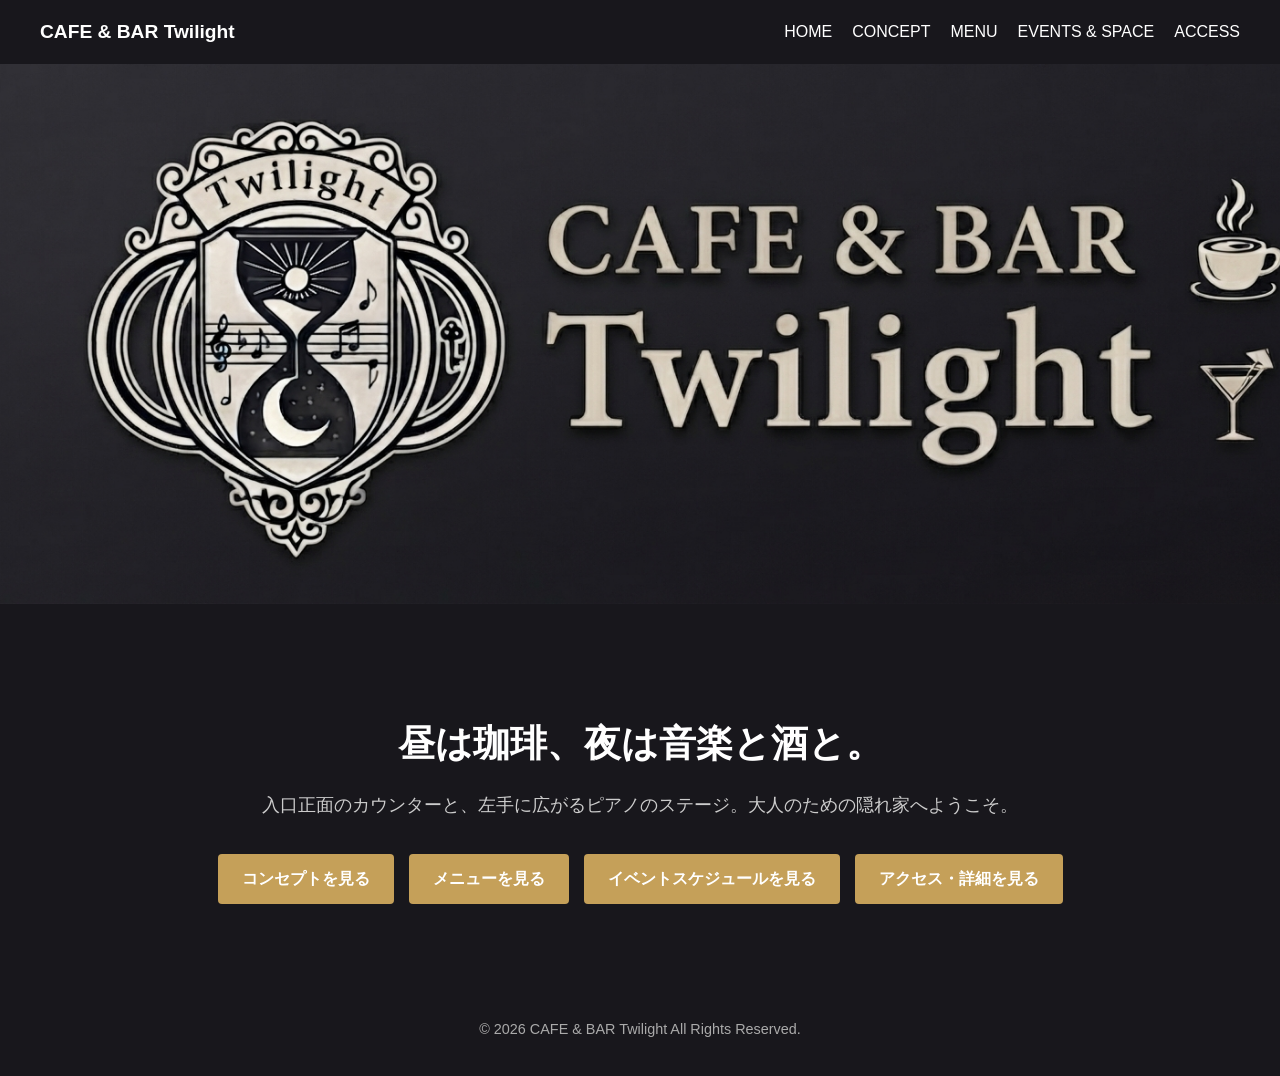
<file: index.html>
<!DOCTYPE html>
<html lang="ja">
<head>
    <meta charset="UTF-8">
    <meta name="viewport" content="width=device-width, initial-scale=1.0">
    <title>CAFE & BAR Twilight - HOME</title>
    <link rel="stylesheet" href="style.css">
</head>
<body class="home-body">

    <!-- ヘッダー（全ページ共通） -->
    <header>
        <div class="logo">
            <a href="index.html">CAFE & BAR Twilight</a>
        </div>
        <input type="checkbox" id="menu-toggle-checkbox" class="menu-checkbox" aria-controls="main-navigation" aria-expanded="false">
        <button type="button" class="menu-toggle" aria-controls="main-navigation" aria-label="メニューを開く" aria-expanded="false">
            <span></span>
            <span></span>
            <span></span>
        </button>
        <nav id="main-navigation" aria-label="Main navigation">
            <ul>
                <li><a href="index.html">HOME</a></li>
                <li><a href="concept.html">CONCEPT</a></li>
                <li><a href="menu-day.html">MENU</a></li>
                <li><a href="event.html">EVENTS & SPACE</a></li>
                <li><a href="access.html">ACCESS</a></li>
            </ul>
        </nav>
    </header>

    <!-- ① ヘッダー直下に表示する画像エリア（文字を置かない） -->
    <section class="hero-image-area">
        <picture>
            <source media="(max-width:768px)" srcset="image/smartHeader.png">
            <source media="(min-width:769px)" srcset="image/Header.png">
            <img src="image/Header.png" alt="CAFE & BAR Twilight" class="hero-image" loading="eager" decoding="sync">
        </picture>
    </section>

    <!-- ② スクロールすると現れる、文章やボタンのエリア -->
    <section class="hero-content-area">
        <h1>昼は珈琲、夜は音楽と酒と。</h1>
        <p>入口正面のカウンターと、左手に広がるピアノのステージ。大人のための隠れ家へようこそ。</p>
        
        <div class="home-links">
            <a href="concept.html" class="btn">コンセプトを見る</a>
            <a href="menu-day.html" class="btn">メニューを見る</a>
            <a href="event.html" class="btn">イベントスケジュールを見る</a>
            <a href="access.html" class="btn">アクセス・詳細を見る</a>
        </div>
    </section>

    <footer>
        <p>&copy; 2026 CAFE & BAR Twilight All Rights Reserved.</p>
    </footer>

    <script>
        (function(){
            const menuCheckbox = document.getElementById('menu-toggle-checkbox');
            const menuToggleLabel = document.querySelector('.menu-toggle');
            const mainNav = document.getElementById('main-navigation');
            if (!menuCheckbox) return;
            function updateMenuAria(){
                const opened = menuCheckbox.checked;
                menuToggleLabel.setAttribute('aria-expanded', opened ? 'true' : 'false');
                menuCheckbox.setAttribute('aria-expanded', opened ? 'true' : 'false');
            }
            menuCheckbox.addEventListener('change', updateMenuAria);
            menuToggleLabel.addEventListener('click', () => {
                menuCheckbox.checked = !menuCheckbox.checked;
                menuCheckbox.dispatchEvent(new Event('change'));
            });
            document.addEventListener('keydown', (e) => { if (e.key === 'Escape') { menuCheckbox.checked = false; updateMenuAria(); }});
            document.addEventListener('click', (e) => { if (menuCheckbox.checked && !mainNav.contains(e.target) && !menuToggleLabel.contains(e.target)) { menuCheckbox.checked = false; updateMenuAria(); }});
        })();
    </script>

</body>
</html>
</file>
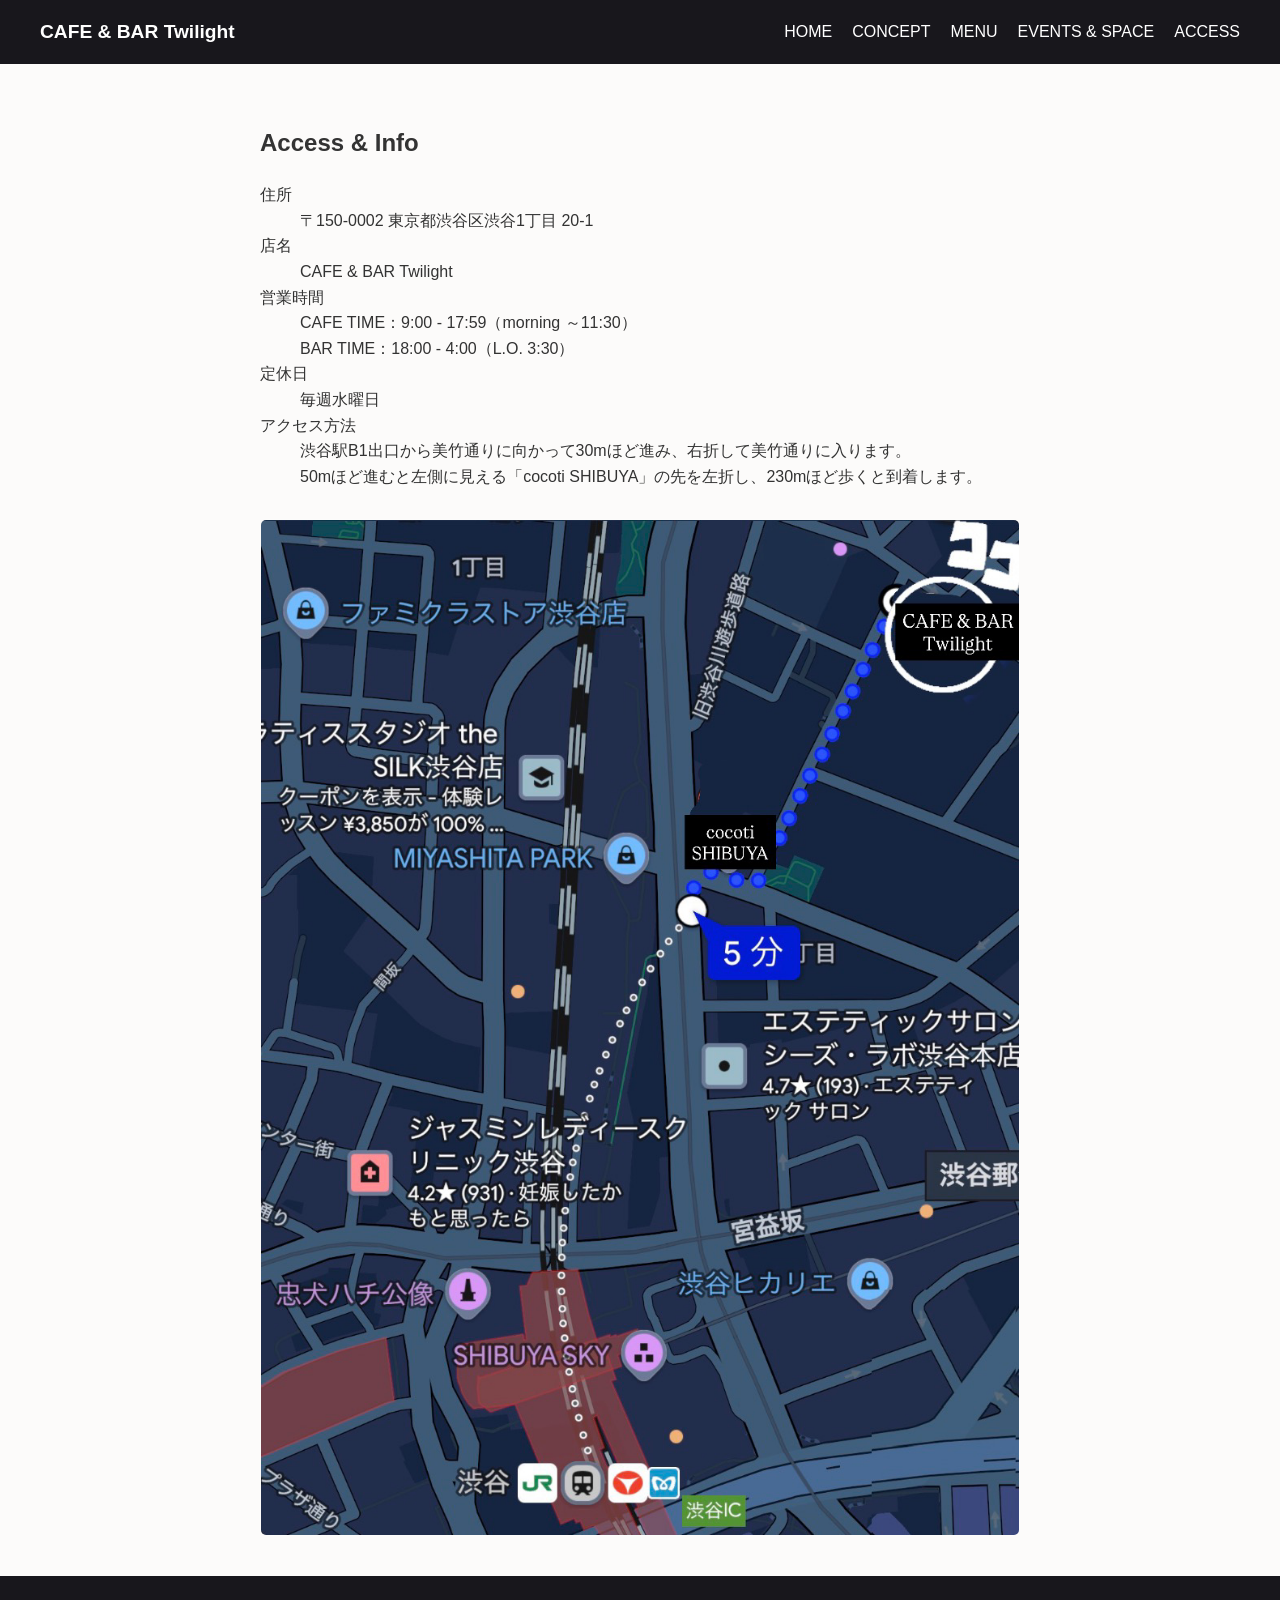
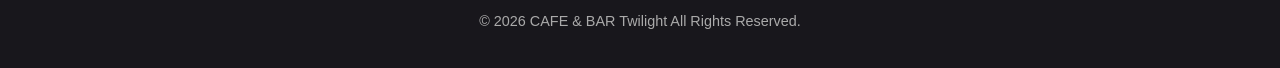
<file: access.html>
<!DOCTYPE html>
<html lang="ja">
<head>
    <meta charset="UTF-8">
    <meta name="viewport" content="width=device-width, initial-scale=1.0">
    <title>ACCESS - CAFE & BAR Twilight</title>
    <link rel="stylesheet" href="style.css">
</head>
<body class="home-body">

    <!-- ヘッダー（全ページ共通で使えるデザイン） -->
    <header>
    <div class="logo">
        <a href="index.html">CAFE & BAR Twilight</a>
    </div>
    <input type="checkbox" id="menu-toggle-checkbox" class="menu-checkbox" aria-controls="main-navigation" aria-expanded="false">
    <button type="button" class="menu-toggle" aria-controls="main-navigation" aria-label="メニューを開く" aria-expanded="false">
        <span></span>
        <span></span>
        <span></span>
    </button>
    <nav id="main-navigation">
        <ul>
            <li><a href="index.html">HOME</a></li>
            <li><a href="concept.html">CONCEPT</a></li>
            <li><a href="menu-day.html">MENU</a></li>
            <li><a href="event.html">EVENTS & SPACE</a></li>
            <li><a href="access.html">ACCESS</a></li>
        </ul>
    </nav>
</header>

    <!-- このページ専用の内容 -->
    <main class="page-content">
        <h2>Access & Info</h2>
        
        <div class="info-table">
            <dl>
                <dt>住所</dt>
                <dd>〒150-0002 東京都渋谷区渋谷1丁目 20-1</dd>

                <dt>店名</dt>
                <dd>CAFE & BAR Twilight</dd>
                
                <dt>営業時間</dt>
                <dd>
                    CAFE TIME：9:00 - 17:59（morning ～11:30）<br>
                    BAR TIME：18:00 - 4:00（L.O. 3:30）
                </dd>
                
                <dt>定休日</dt>
                <dd>毎週水曜日</dd>
                
                <dt>アクセス方法</dt>
                <dd>
                    渋谷駅B1出口から美竹通りに向かって30mほど進み、右折して美竹通りに入ります。<br>
                    50mほど進むと左側に見える「cocoti SHIBUYA」の先を左折し、230mほど歩くと到着します。
                </dd>
            </dl>
        </div>

        <!-- マップ画像の挿入 -->
        <div class="access-map" style="margin-top: 30px; text-align: center;">
            <img src="image/MAP.PNG" alt="CAFE & BAR Twilight 周辺マップ" loading="lazy" decoding="async" style="max-width: 100%; height: auto; border-radius: 6px; border: 1px solid rgba(255,255,255,0.12);">
        </div>

    </main>

    <footer>
        <p>&copy; 2026 CAFE & BAR Twilight All Rights Reserved.</p>
    </footer>

    <script>
        (function(){
            const menuCheckbox = document.getElementById('menu-toggle-checkbox');
            const menuToggleLabel = document.querySelector('.menu-toggle');
            const mainNav = document.getElementById('main-navigation');
            if (!menuCheckbox) return;
            function updateMenuAria(){
                const opened = menuCheckbox.checked;
                menuToggleLabel.setAttribute('aria-expanded', opened ? 'true' : 'false');
                menuCheckbox.setAttribute('aria-expanded', opened ? 'true' : 'false');
                if (opened) enableFocusTrap(); else disableFocusTrap();
            }
            let prevFocus = null; let focusable = []; let trapHandler = null;
            function enableFocusTrap(){ prevFocus = document.activeElement; focusable = Array.from(mainNav.querySelectorAll('a, button, [tabindex]:not([tabindex="-1"])')).filter(el=>!el.disabled); if(focusable.length) focusable[0].focus(); trapHandler = function(e){ if(e.key!=='Tab') return; const first=focusable[0], last=focusable[focusable.length-1]; if(e.shiftKey && document.activeElement===first){ e.preventDefault(); last.focus(); } else if(!e.shiftKey && document.activeElement===last){ e.preventDefault(); first.focus(); }}; document.addEventListener('keydown', trapHandler); }
            function disableFocusTrap(){ if(trapHandler) document.removeEventListener('keydown', trapHandler); trapHandler=null; if(prevFocus) prevFocus.focus(); }
            menuCheckbox.addEventListener('change', updateMenuAria);
            menuToggleLabel.addEventListener('click', () => {
                menuCheckbox.checked = !menuCheckbox.checked;
                menuCheckbox.dispatchEvent(new Event('change'));
            });
            document.addEventListener('keydown', (e)=>{ if(e.key==='Escape'){ menuCheckbox.checked=false; updateMenuAria(); }});
            document.addEventListener('click', (e)=>{ if(menuCheckbox.checked && !mainNav.contains(e.target) && !menuToggleLabel.contains(e.target)){ menuCheckbox.checked=false; updateMenuAria(); }});
        })();
    </script>

</body>
</html>
</file>
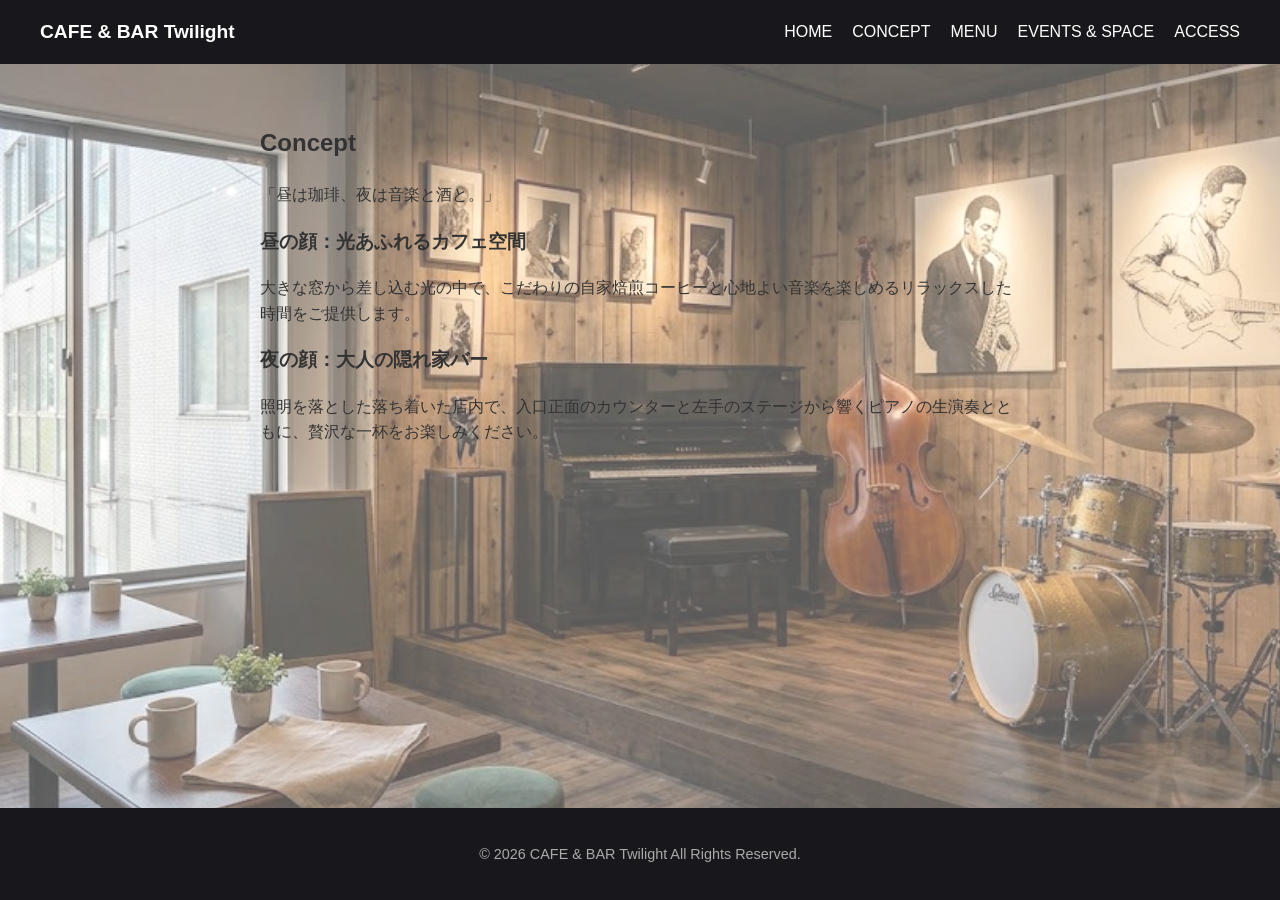
<file: concept.html>
<!DOCTYPE html>
<html lang="ja">
<head>
    <meta charset="UTF-8">
    <meta name="viewport" content="width=device-width, initial-scale=1.0">
    <title>CONCEPT - CAFE & BAR Twilight</title>
    <link rel="stylesheet" href="style.css">
</head>
<body class="home-body">
    <div class="concept-bg-layer" aria-hidden="true">
        <div class="concept-bg-slide active" style="background-image: url('image/noonImage.png');"></div>
        <div class="concept-bg-slide" style="background-image: url('image/nightImage.png');"></div>
        <div class="concept-bg-overlay"></div>
    </div>

    <!-- ヘッダー（全ページ共通で使えるデザイン） -->
    <header>
    <div class="logo">
        <a href="index.html">CAFE & BAR Twilight</a>
    </div>
    <input type="checkbox" id="menu-toggle-checkbox" class="menu-checkbox" aria-controls="main-navigation" aria-expanded="false">
    <button type="button" class="menu-toggle" aria-controls="main-navigation" aria-label="メニューを開く" aria-expanded="false">
        <span></span>
        <span></span>
        <span></span>
    </button>
    <nav id="main-navigation" aria-label="Main navigation">
        <ul>
            <li><a href="index.html">HOME</a></li>
            <li><a href="concept.html">CONCEPT</a></li>
            <li><a href="menu-day.html">MENU</a></li>
            <li><a href="event.html">EVENTS & SPACE</a></li>
            <li><a href="access.html">ACCESS</a></li>
        </ul>
    </nav>
</header>

    <!-- このページ専用の内容 -->
    <main class="page-content">
        <h2>Concept</h2>
        <p class="concept-lead">「昼は珈琲、夜は音楽と酒と。」</p>
        
        <div class="concept-box">
            <h3>昼の顔：光あふれるカフェ空間</h3>
            <p>大きな窓から差し込む光の中で、こだわりの自家焙煎コーヒーと心地よい音楽を楽しめるリラックスした時間をご提供します。</p>
        </div>

        <div class="concept-box">
            <h3>夜の顔：大人の隠れ家バー</h3>
            <p>照明を落とした落ち着いた店内で、入口正面のカウンターと左手のステージから響くピアノの生演奏とともに、贅沢な一杯をお楽しみください。</p>
        </div>
    </main>

    <footer>
        <p>&copy; 2026 CAFE & BAR Twilight All Rights Reserved.</p>
    </footer>

        <script>
            (function(){
                const menuCheckbox = document.getElementById('menu-toggle-checkbox');
                const menuToggleLabel = document.querySelector('.menu-toggle');
                const mainNav = document.getElementById('main-navigation');
                if (!menuCheckbox) return;
                function updateMenuAria(){
                    const opened = menuCheckbox.checked;
                    menuToggleLabel.setAttribute('aria-expanded', opened ? 'true' : 'false');
                    menuCheckbox.setAttribute('aria-expanded', opened ? 'true' : 'false');
                    if (opened) enableFocusTrap(); else disableFocusTrap();
                }
                let prevFocus = null; let focusable = []; let trapHandler = null;
                function enableFocusTrap(){ prevFocus = document.activeElement; focusable = Array.from(mainNav.querySelectorAll('a, button, [tabindex]:not([tabindex="-1"])')).filter(el=>!el.disabled); if(focusable.length) focusable[0].focus(); trapHandler = function(e){ if(e.key!=='Tab') return; const first=focusable[0], last=focusable[focusable.length-1]; if(e.shiftKey && document.activeElement===first){ e.preventDefault(); last.focus(); } else if(!e.shiftKey && document.activeElement===last){ e.preventDefault(); first.focus(); }}; document.addEventListener('keydown', trapHandler); }
                function disableFocusTrap(){ if(trapHandler) document.removeEventListener('keydown', trapHandler); trapHandler=null; if(prevFocus) prevFocus.focus(); }
                menuCheckbox.addEventListener('change', updateMenuAria);
                menuToggleLabel.addEventListener('click', () => {
                    menuCheckbox.checked = !menuCheckbox.checked;
                    menuCheckbox.dispatchEvent(new Event('change'));
                });
                document.addEventListener('keydown', (e)=>{ if(e.key==='Escape'){ menuCheckbox.checked=false; updateMenuAria(); }});
                document.addEventListener('click', (e)=>{ if(menuCheckbox.checked && !mainNav.contains(e.target) && !menuToggleLabel.contains(e.target)){ menuCheckbox.checked=false; updateMenuAria(); }});
            })();
        </script>

</body>
</html>
</file>
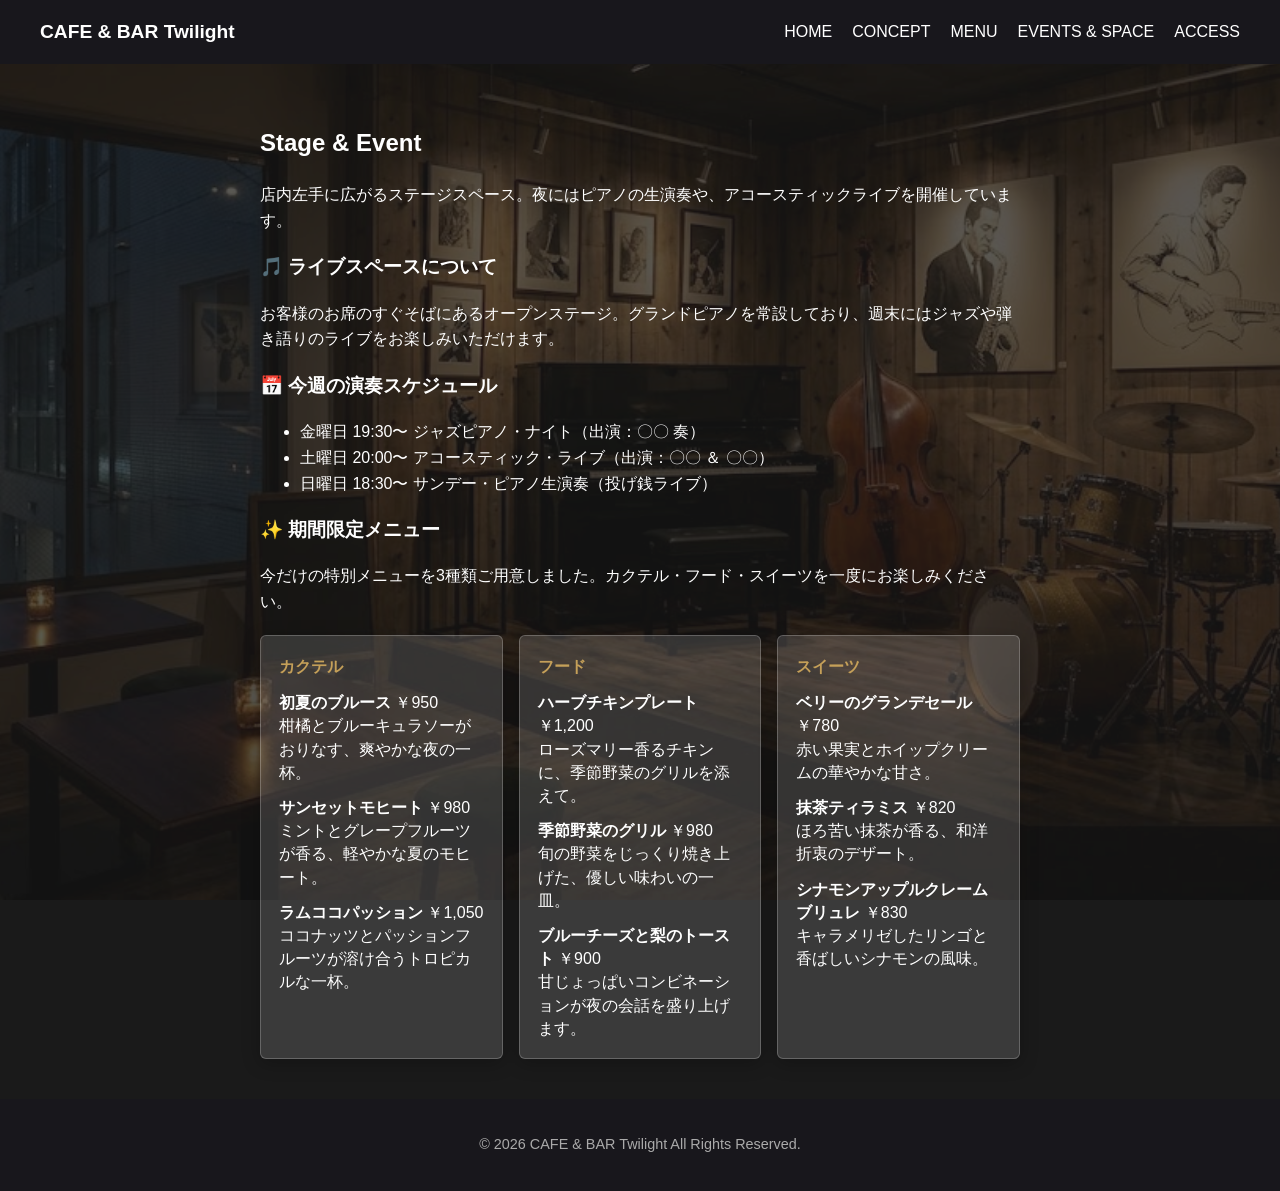
<file: event.html>
<!DOCTYPE html>
<html lang="ja">
<head>
    <meta charset="UTF-8">
    <meta name="viewport" content="width=device-width, initial-scale=1.0">
    <title>EVENTS & SPACE - CAFE & BAR Twilight</title>
    <link rel="stylesheet" href="style.css">
</head>
<body class="night-style event-page"> <!-- 夜のバーやライブの雰囲気に合わせて夜っぽくするのもアリです -->

    <!-- ヘッダー（全ページ共通） -->
    <header>
    <div class="logo">
        <a href="index.html">CAFE & BAR Twilight</a>
    </div>
    <input type="checkbox" id="menu-toggle-checkbox" class="menu-checkbox" aria-controls="main-navigation" aria-expanded="false">
    <button type="button" class="menu-toggle" aria-controls="main-navigation" aria-label="メニューを開く" aria-expanded="false">
        <span></span>
        <span></span>
        <span></span>
    </button>
    <nav id="main-navigation" aria-label="Main navigation">
        <ul>
            <li><a href="index.html">HOME</a></li>
            <li><a href="concept.html">CONCEPT</a></li>
            <li><a href="menu-day.html">MENU</a></li>
            <li><a href="event.html">EVENTS & SPACE</a></li>
            <li><a href="access.html">ACCESS</a></li>
        </ul>
    </nav>
</header>

    <!-- イベントページ専用の中身 -->
    <main class="page-content">
        <h2>Stage & Event</h2>
        <p>店内左手に広がるステージスペース。夜にはピアノの生演奏や、アコースティックライブを開催しています。</p>

        <!-- ステージ・空間の紹介 -->
        <div class="event-section">
            <h3>🎵 ライブスペースについて</h3>
            <p>お客様のお席のすぐそばにあるオープンステージ。グランドピアノを常設しており、週末にはジャズや弾き語りのライブをお楽しみいただけます。</p>
        </div>

        <!-- 今週のスケジュール / イベント情報 -->
        <div class="event-section">
            <h3>📅 今週の演奏スケジュール</h3>
            <ul class="schedule-list">
                <li>
                    <span class="date">金曜日 19:30〜</span>
                    <span class="title">ジャズピアノ・ナイト（出演：〇〇 奏）</span>
                </li>
                <li>
                    <span class="date">土曜日 20:00〜</span>
                    <span class="title">アコースティック・ライブ（出演：〇〇 ＆ 〇〇）</span>
                </li>
                <li>
                    <span class="date">日曜日 18:30〜</span>
                    <span class="title">サンデー・ピアノ生演奏（投げ銭ライブ）</span>
                </li>
            </ul>
        </div>

        <!-- 期間限定メニューの案内: カクテル・フード・スイーツを横並びで紹介 -->
        <div class="event-section">
            <h3>✨ 期間限定メニュー</h3>
            <p>今だけの特別メニューを3種類ご用意しました。カクテル・フード・スイーツを一度にお楽しみください。</p>
            <div class="limited-menu-grid">
                <div class="limited-menu-card">
                    <h4>カクテル</h4>
                    <ul>
                        <li><strong>初夏のブルース</strong> ￥950<br>柑橘とブルーキュラソーがおりなす、爽やかな夜の一杯。</li>
                        <li><strong>サンセットモヒート</strong> ￥980<br>ミントとグレープフルーツが香る、軽やかな夏のモヒート。</li>
                        <li><strong>ラムココパッション</strong> ￥1,050<br>ココナッツとパッションフルーツが溶け合うトロピカルな一杯。</li>
                    </ul>
                </div>
                <div class="limited-menu-card">
                    <h4>フード</h4>
                    <ul>
                        <li><strong>ハーブチキンプレート</strong> ￥1,200<br>ローズマリー香るチキンに、季節野菜のグリルを添えて。</li>
                        <li><strong>季節野菜のグリル</strong> ￥980<br>旬の野菜をじっくり焼き上げた、優しい味わいの一皿。</li>
                        <li><strong>ブルーチーズと梨のトースト</strong> ￥900<br>甘じょっぱいコンビネーションが夜の会話を盛り上げます。</li>
                    </ul>
                </div>
                <div class="limited-menu-card">
                    <h4>スイーツ</h4>
                    <ul>
                        <li><strong>ベリーのグランデセール</strong> ￥780<br>赤い果実とホイップクリームの華やかな甘さ。</li>
                        <li><strong>抹茶ティラミス</strong> ￥820<br>ほろ苦い抹茶が香る、和洋折衷のデザート。</li>
                        <li><strong>シナモンアップルクレームブリュレ</strong> ￥830<br>キャラメリゼしたリンゴと香ばしいシナモンの風味。</li>
                    </ul>
                </div>
            </div>
        </div>
    </main>

    <!-- フッター（全ページ共通） -->
    <footer>
        <p>&copy; 2026 CAFE & BAR Twilight All Rights Reserved.</p>
    </footer>

    <!-- JavaScript: ハンバーガーメニューの aria-expanded 更新とフォーカストラップ -->
    <script>
        (function(){
            const menuCheckbox = document.getElementById('menu-toggle-checkbox');
            const menuToggleLabel = document.querySelector('.menu-toggle');
            const mainNav = document.getElementById('main-navigation');
            if (!menuCheckbox) return;
            function updateMenuAria(){
                const opened = menuCheckbox.checked;
                menuToggleLabel.setAttribute('aria-expanded', opened ? 'true' : 'false');
                menuCheckbox.setAttribute('aria-expanded', opened ? 'true' : 'false');
                if (opened) enableFocusTrap(); else disableFocusTrap();
            }
            let prevFocus = null; let focusable = []; let trapHandler = null;
            function enableFocusTrap(){ prevFocus = document.activeElement; focusable = Array.from(mainNav.querySelectorAll('a, button, [tabindex]:not([tabindex="-1"])')).filter(el=>!el.disabled); if(focusable.length) focusable[0].focus(); trapHandler = function(e){ if(e.key!=='Tab') return; const first=focusable[0], last=focusable[focusable.length-1]; if(e.shiftKey && document.activeElement===first){ e.preventDefault(); last.focus(); } else if(!e.shiftKey && document.activeElement===last){ e.preventDefault(); first.focus(); }}; document.addEventListener('keydown', trapHandler); }
            function disableFocusTrap(){ if(trapHandler) document.removeEventListener('keydown', trapHandler); trapHandler=null; if(prevFocus) prevFocus.focus(); }
            menuCheckbox.addEventListener('change', updateMenuAria);
            menuToggleLabel.addEventListener('click', () => {
                menuCheckbox.checked = !menuCheckbox.checked;
                menuCheckbox.dispatchEvent(new Event('change'));
            });
            document.addEventListener('keydown', (e)=>{ if(e.key==='Escape'){ menuCheckbox.checked=false; updateMenuAria(); }});
            document.addEventListener('click', (e)=>{ if(menuCheckbox.checked && !mainNav.contains(e.target) && !menuToggleLabel.contains(e.target)){ menuCheckbox.checked=false; updateMenuAria(); }});
        })();
    </script>

</body>
</html>
</file>
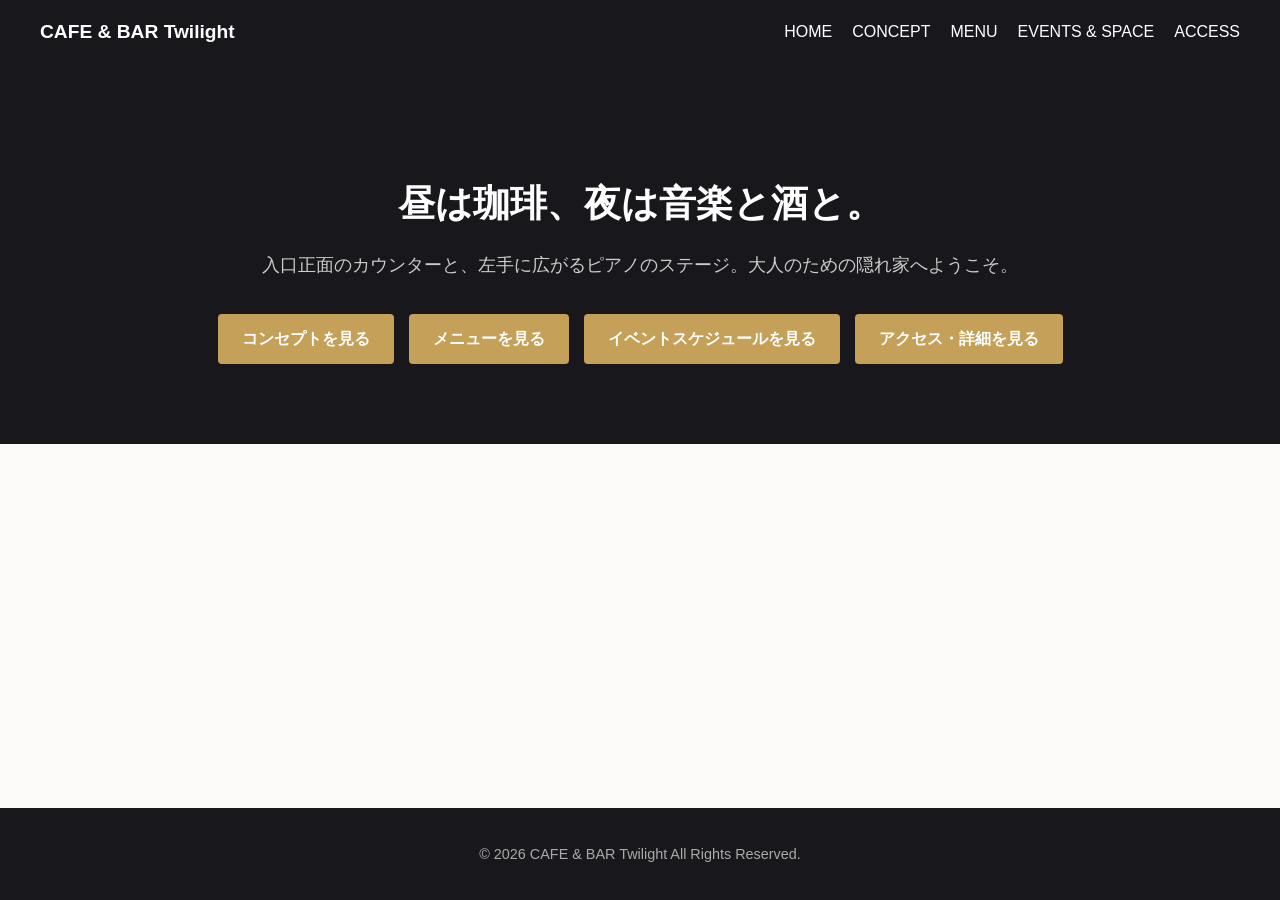
<file: Main.html>
<!DOCTYPE html>
<html lang="ja">
<head>
    <meta charset="UTF-8">
    <meta name="viewport" content="width=device-width, initial-scale=1.0">
    <title>CAFE & BAR Twilight - HOME</title>
    <link rel="stylesheet" href="style.css">
</head>
<body class="home-body">

    <!-- ヘッダー（全ページ共通） -->
    <header>
        <div class="logo">
            <a href="Main.html" style="color: #fff; text-decoration: none;">CAFE & BAR Twilight</a>
        </div>
        <nav>
            <ul>
                <li><a href="Main.html">HOME</a></li>
                <li><a href="concept.html">CONCEPT</a></li>
                <li><a href="menu-day.html">MENU</a></li>
                <li><a href="event.html">EVENTS & SPACE</a></li>
                <li><a href="access.html">ACCESS</a></li>
            </ul>
        </nav>
    </header>

    <!-- ① ヘッダー直下に表示する画像エリア（文字を置かない） -->
    <section class="hero-image-area">
        <!-- 画像のみを背景として綺麗に見せる -->
    </section>

    <!-- ② スクロールすると現れる、文章やボタンのエリア -->
    <section class="hero-content-area">
        <h1>昼は珈琲、夜は音楽と酒と。</h1>
        <p>入口正面のカウンターと、左手に広がるピアノのステージ。大人のための隠れ家へようこそ。</p>
        
        <div class="home-links">
            <a href="concept.html" class="btn">コンセプトを見る</a>
            <a href="menu-day.html" class="btn">メニューを見る</a>
            <a href="event.html" class="btn">イベントスケジュールを見る</a>
            <a href="access.html" class="btn">アクセス・詳細を見る</a>
        </div>
    </section>

    <footer>
        <p>&copy; 2026 CAFE & BAR Twilight All Rights Reserved.</p>
    </footer>

</body>
</html>
</file>
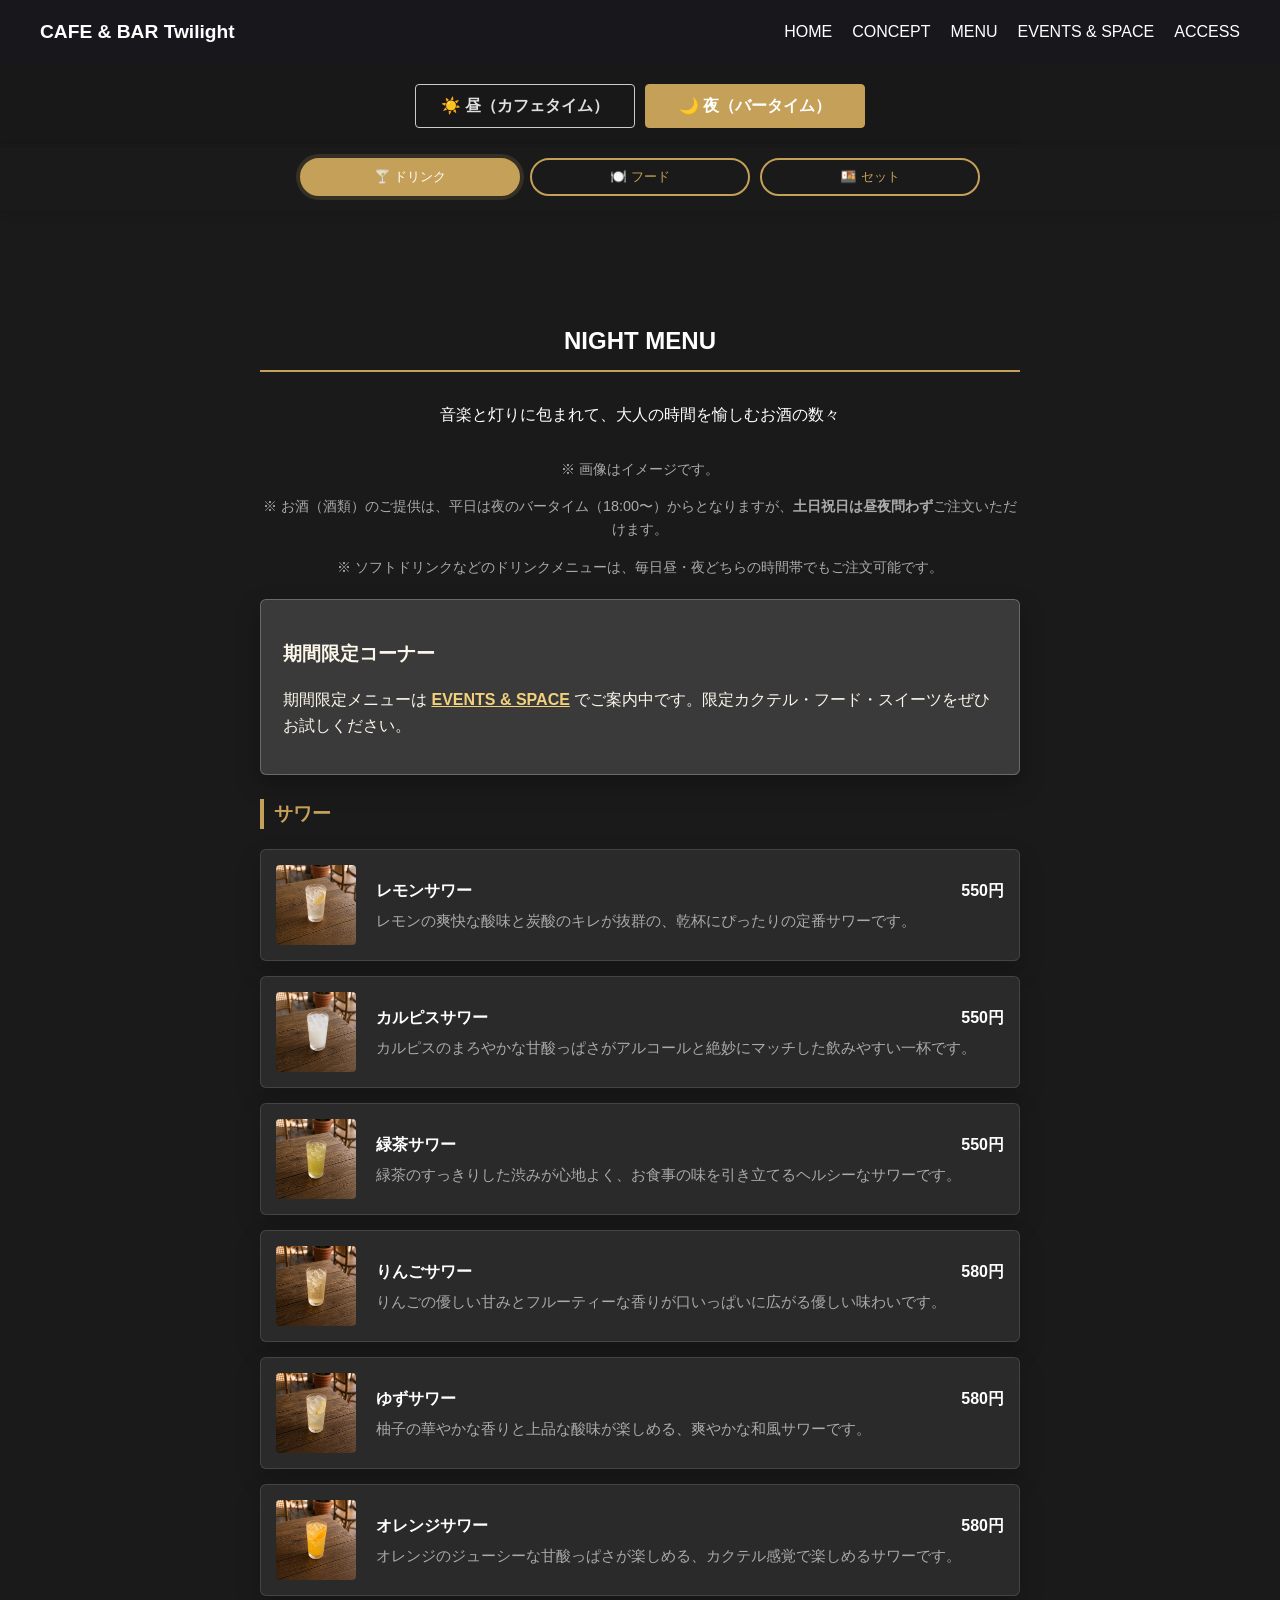
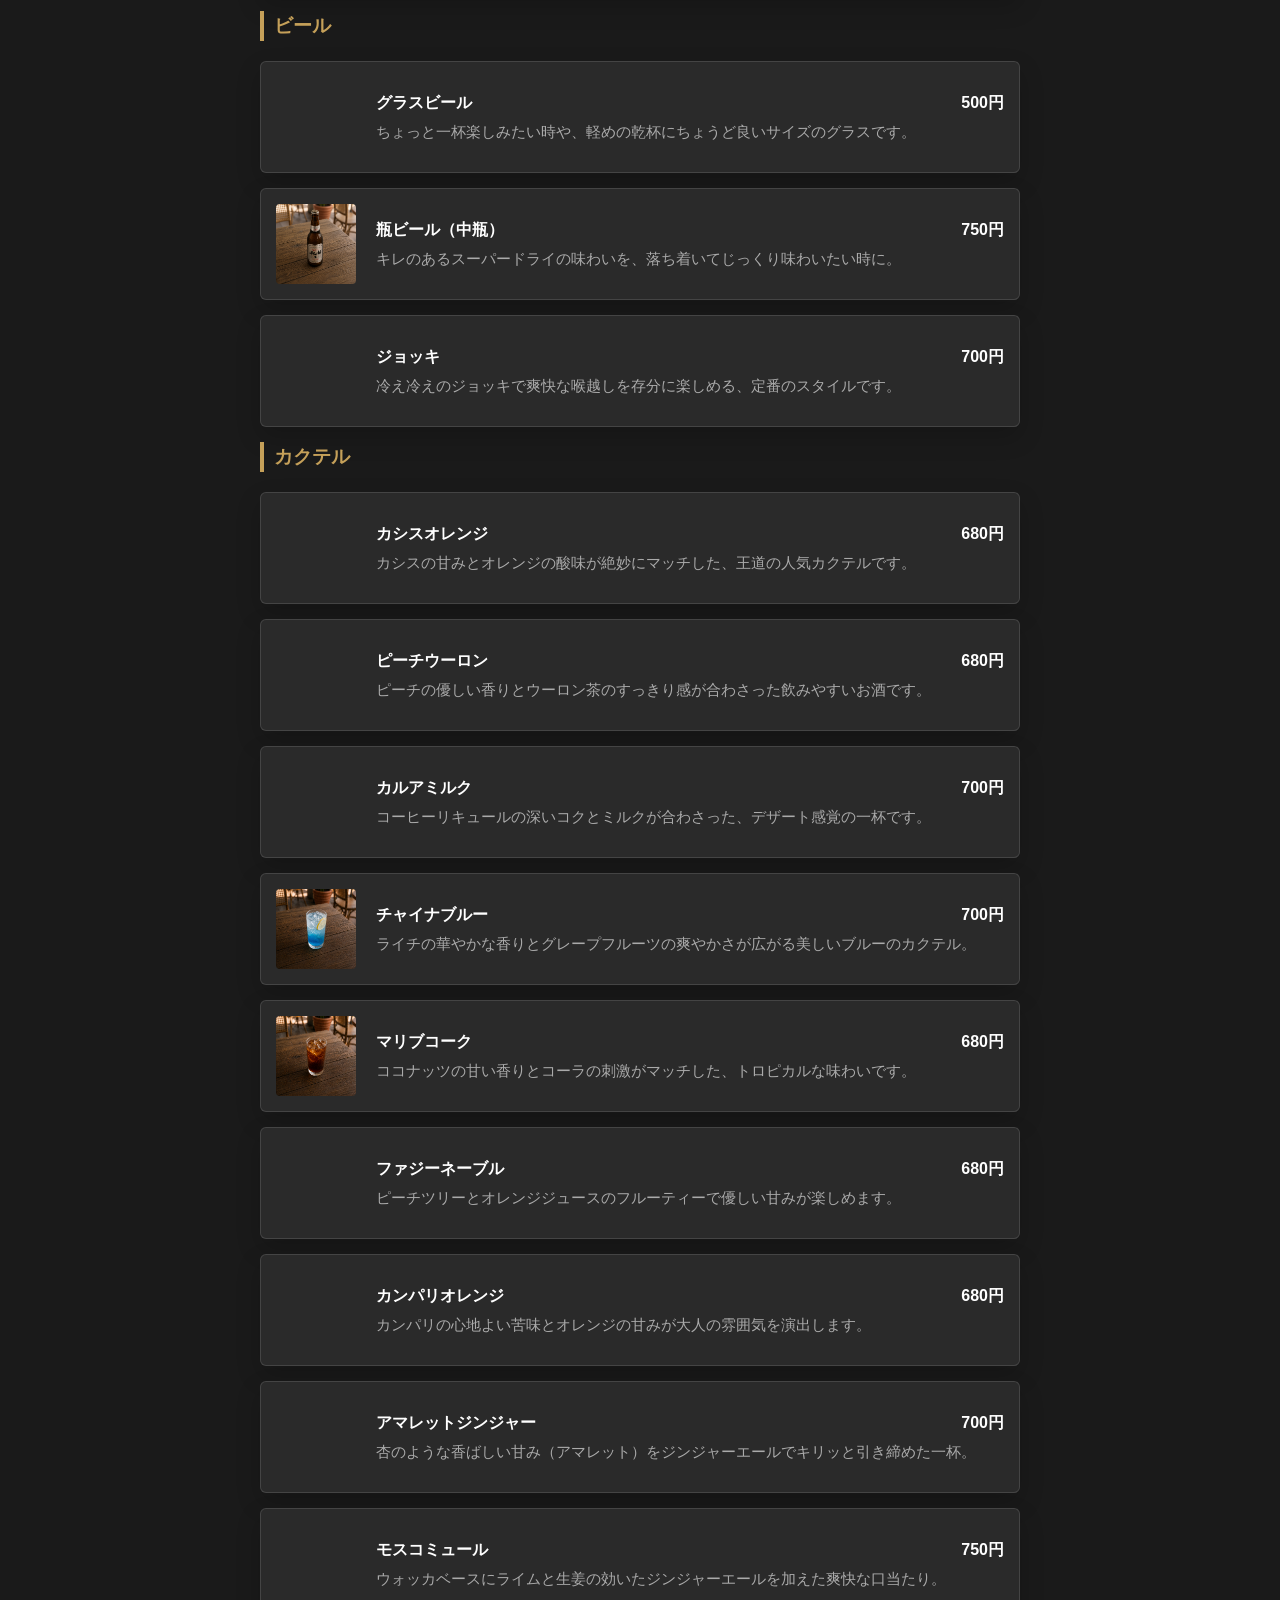
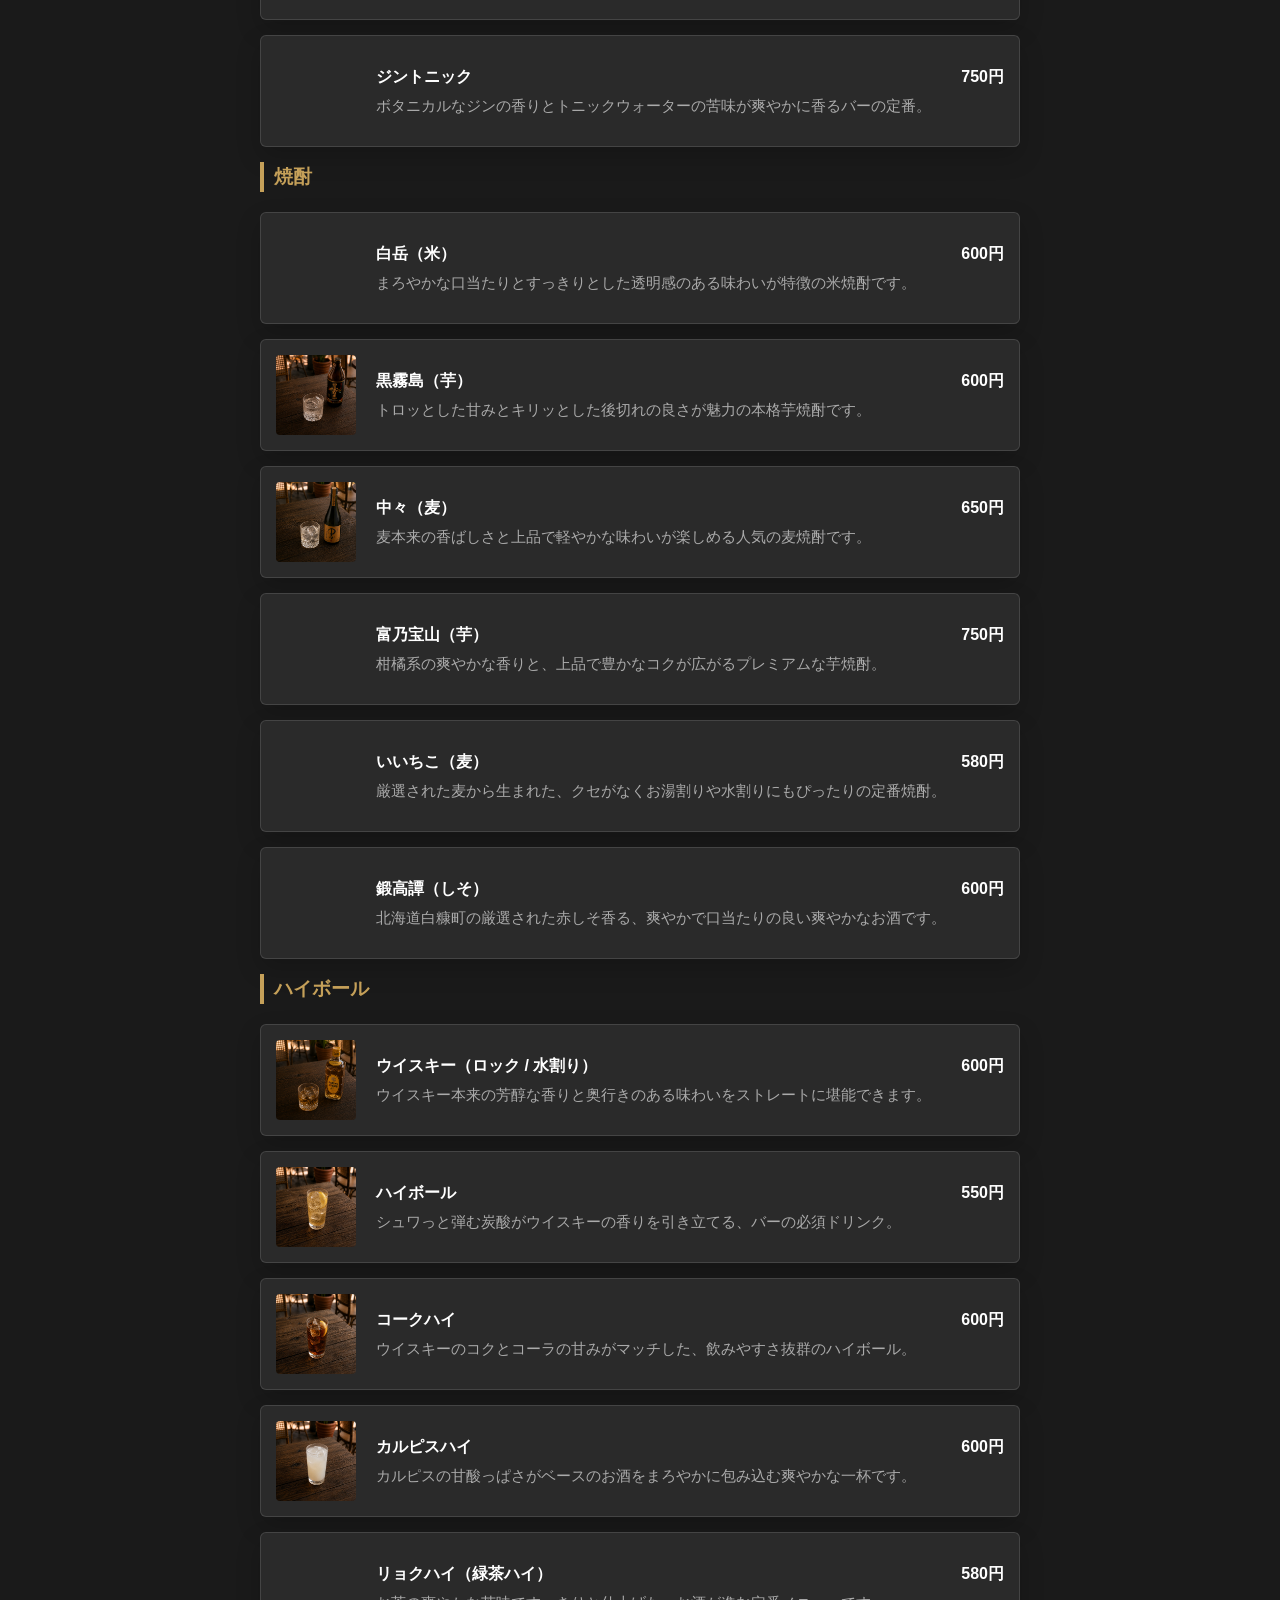
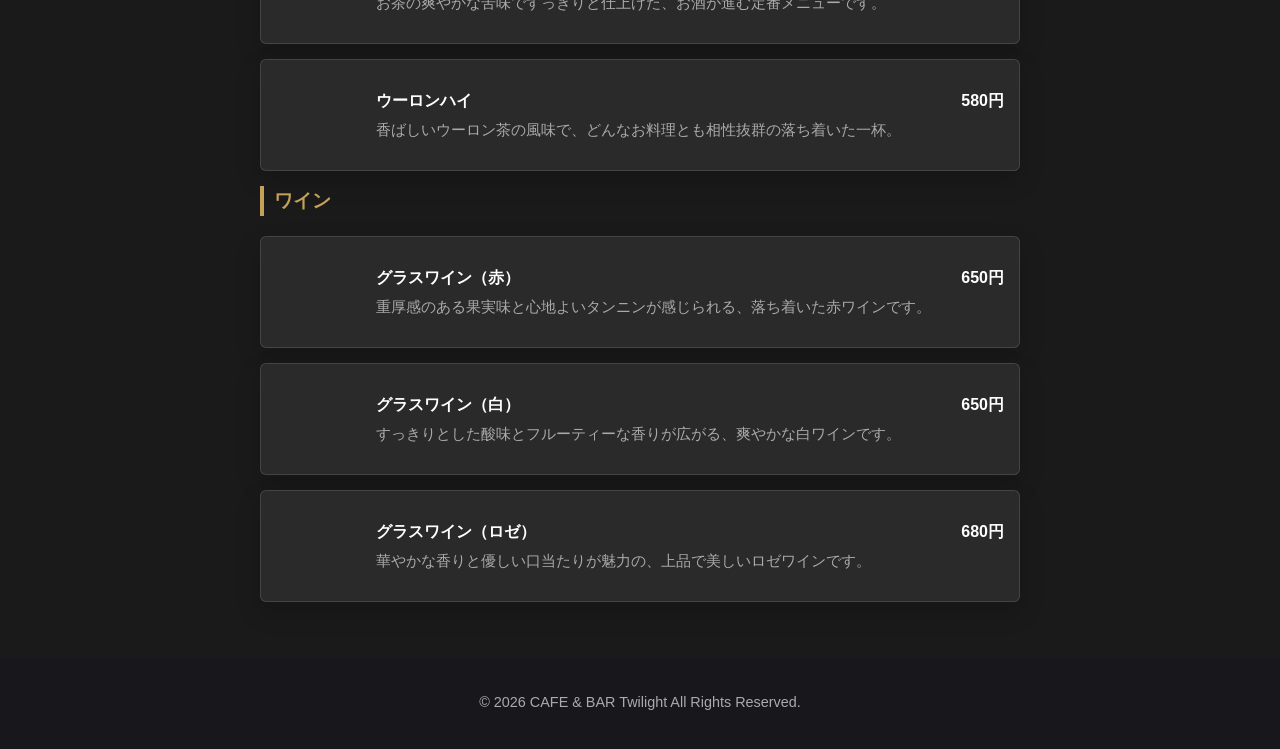
<file: menu-night.html>
<!DOCTYPE html>
<html lang="ja">
    <head>
        <meta charset="UTF-8">
        <meta name="viewport" content="width=device-width, initial-scale=1.0">
        <title>BAR MENU - CAFE & BAR Twilight</title>
        <link rel="stylesheet" href="style.css">
    </head>
    <body class="night-style">
        <!-- ヘッダー（全ページ共通） -->
        <header>
            <div class="logo">
                <a href="index.html">CAFE & BAR Twilight</a>
            </div>
            <input type="checkbox" id="menu-toggle-checkbox" class="menu-checkbox" aria-controls="main-navigation" tabindex="-1" aria-hidden="true">
            <button type="button" class="menu-toggle" aria-controls="main-navigation" aria-label="メニューを開く" aria-expanded="false">
                <span>
                </span>
                <span>
                </span>
                <span>
                </span>
            </button>
            <nav id="main-navigation" aria-label="Main navigation">
                <ul>
                    <li>
                        <a href="index.html">HOME</a>
                    </li>
                    <li>
                        <a href="concept.html">CONCEPT</a>
                    </li>
                    <li>
                        <a href="menu-day.html">MENU</a>
                    </li>
                    <li>
                        <a href="event.html">EVENTS & SPACE</a>
                    </li>
                    <li>
                        <a href="access.html">ACCESS</a>
                    </li>
                </ul>
            </nav>
        </header>
        <!-- 昼と夜を切り替えるボタン -->
        <div class="menu-tab">
            <a href="menu-day.html">☀️ 昼（カフェタイム）</a>
            <a href="menu-night.html" class="active-tab">🌙 夜（バータイム）</a>
        </div>
        <!-- メインコンテンツ -->
        <main class="content">
            <h2 class="page-title">NIGHT MENU</h2>
            <p class="page-subtitle">音楽と灯りに包まれて、大人の時間を愉しむお酒の数々</p>
            <!-- 注意書き -->
            <div class="menu-notes" style="font-size: 0.9rem; color: #aaa; margin-bottom: 20px; text-align: center;">
                <p>※ 画像はイメージです。</p>
                <p>※ お酒（酒類）のご提供は、平日は夜のバータイム（18:00〜）からとなりますが、<strong>土日祝日は昼夜問わず</strong>ご注文いただけます。</p>
                <p>※ ソフトドリンクなどのドリンクメニューは、毎日昼・夜どちらの時間帯でもご注文可能です。</p>
            </div>
            <!-- 期間限定コーナー -->
            <div class="limited-announcement">
                <h3>期間限定コーナー</h3>
                <p>期間限定メニューは <a href="event.html">EVENTS & SPACE</a> でご案内中です。限定カクテル・フード・スイーツをぜひお試しください。</p>
            </div>
            <!-- メニューカテゴリ切り替えタブ -->
            <div class="menu-category-tabs" role="tablist" aria-label="Menu categories">
                <button class="tab-btn active" data-category="drinks" role="tab" aria-selected="true" tabindex="0">🍸 ドリンク</button>
                <button class="tab-btn" data-category="foods" role="tab" aria-selected="false" tabindex="-1">🍽️ フード</button>
                <button class="tab-btn" data-category="sets" role="tab" aria-selected="false" tabindex="-1">🍱 セット</button>
            </div>
            <!-- ドリンクメニュー -->
            <div class="menu-section active" data-category="drinks">
                <section>
                    <h3>サワー</h3>
                    <div class="menu-box"><img loading="lazy" decoding="async" src="image/drinkImages/alcohol/レモンサワー.png" alt="レモンサワー"><div class="menu-info"><div class="menu-header"><span>レモンサワー</span><span>550円</span></div><p class="menu-desc">レモンの爽快な酸味と炭酸のキレが抜群の、乾杯にぴったりの定番サワーです。</p></div></div>
                    <div class="menu-box"><img loading="lazy" decoding="async" src="image/drinkImages/alcohol/カルピスサワー.png" alt="カルピスサワー"><div class="menu-info"><div class="menu-header"><span>カルピスサワー</span><span>550円</span></div><p class="menu-desc">カルピスのまろやかな甘酸っぱさがアルコールと絶妙にマッチした飲みやすい一杯です。</p></div></div>
                    <div class="menu-box"><img loading="lazy" decoding="async" src="image/drinkImages/alcohol/緑茶サワー.png" alt="緑茶サワー"><div class="menu-info"><div class="menu-header"><span>緑茶サワー</span><span>550円</span></div><p class="menu-desc">緑茶のすっきりした渋みが心地よく、お食事の味を引き立てるヘルシーなサワーです。</p></div></div>
                    <div class="menu-box"><img loading="lazy" decoding="async" src="image/drinkImages/alcohol/りんごサワー.png" alt="りんごサワー"><div class="menu-info"><div class="menu-header"><span>りんごサワー</span><span>580円</span></div><p class="menu-desc">りんごの優しい甘みとフルーティーな香りが口いっぱいに広がる優しい味わいです。</p></div></div>
                    <div class="menu-box"><img loading="lazy" decoding="async" src="image/drinkImages/alcohol/ゆずサワー.png" alt="ゆずサワー"><div class="menu-info"><div class="menu-header"><span>ゆずサワー</span><span>580円</span></div><p class="menu-desc">柚子の華やかな香りと上品な酸味が楽しめる、爽やかな和風サワーです。</p></div></div>
                    <div class="menu-box"><img loading="lazy" decoding="async" src="image/drinkImages/alcohol/オレンジサワー.png" alt="オレンジサワー"><div class="menu-info"><div class="menu-header"><span>オレンジサワー</span><span>580円</span></div><p class="menu-desc">オレンジのジューシーな甘酸っぱさが楽しめる、カクテル感覚で楽しめるサワーです。</p></div></div>
                </section>
                <section>
                    <h3>ビール</h3>
                    <div class="menu-box"><img loading="lazy" decoding="async" src="image/drinkImages/alcohol/グラスビール.png" alt="グラスビール"><div class="menu-info"><div class="menu-header"><span>グラスビール</span><span>500円</span></div><p class="menu-desc">ちょっと一杯楽しみたい時や、軽めの乾杯にちょうど良いサイズのグラスです。</p></div></div>
                    <div class="menu-box"><img loading="lazy" decoding="async" src="image/drinkImages/alcohol/瓶ビール（中瓶）.png" alt="瓶ビール（中瓶）"><div class="menu-info"><div class="menu-header"><span>瓶ビール（中瓶）</span><span>750円</span></div><p class="menu-desc">キレのあるスーパードライの味わいを、落ち着いてじっくり味わいたい時に。</p></div></div>
                    <div class="menu-box"><img loading="lazy" decoding="async" src="image/drinkImages/alcohol/ジョッキ.png" alt="ジョッキ"><div class="menu-info"><div class="menu-header"><span>ジョッキ</span><span>700円</span></div><p class="menu-desc">冷え冷えのジョッキで爽快な喉越しを存分に楽しめる、定番のスタイルです。</p></div></div>
                </section>
                <section>
                    <h3>カクテル</h3>
                    <div class="menu-box"><img loading="lazy" decoding="async" src="image/drinkImages/alcohol/カシスオレンジ.png" alt="カシスオレンジ"><div class="menu-info"><div class="menu-header"><span>カシスオレンジ</span><span>680円</span></div><p class="menu-desc">カシスの甘みとオレンジの酸味が絶妙にマッチした、王道の人気カクテルです。</p></div></div>
                    <div class="menu-box"><img loading="lazy" decoding="async" src="image/drinkImages/alcohol/ピーチウーロン.png" alt="ピーチウーロン"><div class="menu-info"><div class="menu-header"><span>ピーチウーロン</span><span>680円</span></div><p class="menu-desc">ピーチの優しい香りとウーロン茶のすっきり感が合わさった飲みやすいお酒です。</p></div></div>
                    <div class="menu-box"><img loading="lazy" decoding="async" src="image/drinkImages/alcohol/カルアミルク.png" alt="カルアミルク"><div class="menu-info"><div class="menu-header"><span>カルアミルク</span><span>700円</span></div><p class="menu-desc">コーヒーリキュールの深いコクとミルクが合わさった、デザート感覚の一杯です。</p></div></div>
                    <div class="menu-box"><img loading="lazy" decoding="async" src="image/drinkImages/alcohol/チャイナブルー.png" alt="チャイナブルー"><div class="menu-info"><div class="menu-header"><span>チャイナブルー</span><span>700円</span></div><p class="menu-desc">ライチの華やかな香りとグレープフルーツの爽やかさが広がる美しいブルーのカクテル。</p></div></div>
                    <div class="menu-box"><img loading="lazy" decoding="async" src="image/drinkImages/alcohol/マリブコーク.png" alt="マリブコーク"><div class="menu-info"><div class="menu-header"><span>マリブコーク</span><span>680円</span></div><p class="menu-desc">ココナッツの甘い香りとコーラの刺激がマッチした、トロピカルな味わいです。</p></div></div>
                    <div class="menu-box"><img loading="lazy" decoding="async" src="image/drinkImages/alcohol/ファジーネーブル.png" alt="ファジーネーブル"><div class="menu-info"><div class="menu-header"><span>ファジーネーブル</span><span>680円</span></div><p class="menu-desc">ピーチツリーとオレンジジュースのフルーティーで優しい甘みが楽しめます。</p></div></div>
                    <div class="menu-box"><img loading="lazy" decoding="async" src="image/drinkImages/alcohol/カンパリオレンジ.png" alt="カンパリオレンジ"><div class="menu-info"><div class="menu-header"><span>カンパリオレンジ</span><span>680円</span></div><p class="menu-desc">カンパリの心地よい苦味とオレンジの甘みが大人の雰囲気を演出します。</p></div></div>
                    <div class="menu-box"><img loading="lazy" decoding="async" src="image/drinkImages/alcohol/アマレットジンジャー.png" alt="アマレットジンジャー"><div class="menu-info"><div class="menu-header"><span>アマレットジンジャー</span><span>700円</span></div><p class="menu-desc">杏のような香ばしい甘み（アマレット）をジンジャーエールでキリッと引き締めた一杯。</p></div></div>
                    <div class="menu-box"><img loading="lazy" decoding="async" src="image/drinkImages/alcohol/モスコミュール.png" alt="モスコミュール"><div class="menu-info"><div class="menu-header"><span>モスコミュール</span><span>750円</span></div><p class="menu-desc">ウォッカベースにライムと生姜の効いたジンジャーエールを加えた爽快な口当たり。</p></div></div>
                    <div class="menu-box"><img loading="lazy" decoding="async" src="image/drinkImages/alcohol/ジントニック.png" alt="ジントニック"><div class="menu-info"><div class="menu-header"><span>ジントニック</span><span>750円</span></div><p class="menu-desc">ボタニカルなジンの香りとトニックウォーターの苦味が爽やかに香るバーの定番。</p></div></div>
                </section>
                <section>
                    <h3>焼酎</h3>
                    <div class="menu-box"><img loading="lazy" decoding="async" src="image/drinkImages/alcohol/白岳（米）.png" alt="白岳（米）"><div class="menu-info"><div class="menu-header"><span>白岳（米）</span><span>600円</span></div><p class="menu-desc">まろやかな口当たりとすっきりとした透明感のある味わいが特徴の米焼酎です。</p></div></div>
                    <div class="menu-box"><img loading="lazy" decoding="async" src="image/drinkImages/alcohol/黒霧島（芋）.png" alt="黒霧島（芋）"><div class="menu-info"><div class="menu-header"><span>黒霧島（芋）</span><span>600円</span></div><p class="menu-desc">トロッとした甘みとキリッとした後切れの良さが魅力の本格芋焼酎です。</p></div></div>
                    <div class="menu-box"><img loading="lazy" decoding="async" src="image/drinkImages/alcohol/中々（麦）.png" alt="中々（麦）"><div class="menu-info"><div class="menu-header"><span>中々（麦）</span><span>650円</span></div><p class="menu-desc">麦本来の香ばしさと上品で軽やかな味わいが楽しめる人気の麦焼酎です。</p></div></div>
                    <div class="menu-box"><img loading="lazy" decoding="async" src="image/drinkImages/alcohol/富乃宝山（芋）.png" alt="富乃宝山（芋）"><div class="menu-info"><div class="menu-header"><span>富乃宝山（芋）</span><span>750円</span></div><p class="menu-desc">柑橘系の爽やかな香りと、上品で豊かなコクが広がるプレミアムな芋焼酎。</p></div></div>
                    <div class="menu-box"><img loading="lazy" decoding="async" src="image/drinkImages/alcohol/いいちこ（麦）.png" alt="いいちこ（麦）"><div class="menu-info"><div class="menu-header"><span>いいちこ（麦）</span><span>580円</span></div><p class="menu-desc">厳選された麦から生まれた、クセがなくお湯割りや水割りにもぴったりの定番焼酎。</p></div></div>
                    <div class="menu-box"><img loading="lazy" decoding="async" src="image/drinkImages/alcohol/鍛高譚（しそ）.png" alt="鍛高譚（しそ）"><div class="menu-info"><div class="menu-header"><span>鍛高譚（しそ）</span><span>600円</span></div><p class="menu-desc">北海道白糠町の厳選された赤しそ香る、爽やかで口当たりの良い爽やかなお酒です。</p></div></div>
                </section>
                <section>
                    <h3>ハイボール</h3>
                    <div class="menu-box"><img loading="lazy" decoding="async" src="image/drinkImages/alcohol/ウイスキー.png" alt="ウイスキー（ロック / 水割り）"><div class="menu-info"><div class="menu-header"><span>ウイスキー（ロック / 水割り）</span><span>600円</span></div><p class="menu-desc">ウイスキー本来の芳醇な香りと奥行きのある味わいをストレートに堪能できます。</p></div></div>
                    <div class="menu-box"><img loading="lazy" decoding="async" src="image/drinkImages/alcohol/ハイボール.png" alt="ハイボール"><div class="menu-info"><div class="menu-header"><span>ハイボール</span><span>550円</span></div><p class="menu-desc">シュワっと弾む炭酸がウイスキーの香りを引き立てる、バーの必須ドリンク。</p></div></div>
                    <div class="menu-box"><img loading="lazy" decoding="async" src="image/drinkImages/alcohol/コークハイ.png" alt="コークハイ"><div class="menu-info"><div class="menu-header"><span>コークハイ</span><span>600円</span></div><p class="menu-desc">ウイスキーのコクとコーラの甘みがマッチした、飲みやすさ抜群のハイボール。</p></div></div>
                    <div class="menu-box"><img loading="lazy" decoding="async" src="image/drinkImages/alcohol/カルピスハイ.png" alt="カルピスハイ"><div class="menu-info"><div class="menu-header"><span>カルピスハイ</span><span>600円</span></div><p class="menu-desc">カルピスの甘酸っぱさがベースのお酒をまろやかに包み込む爽やかな一杯です。</p></div></div>
                    <div class="menu-box"><img loading="lazy" decoding="async" src="image/drinkImages/alcohol/緑茶ハイ.png" alt="リョクハイ（緑茶ハイ）"><div class="menu-info"><div class="menu-header"><span>リョクハイ（緑茶ハイ）</span><span>580円</span></div><p class="menu-desc">お茶の爽やかな苦味ですっきりと仕上げた、お酒が進む定番メニューです。</p></div></div>
                    <div class="menu-box"><img loading="lazy" decoding="async" src="image/drinkImages/alcohol/ウーロンハイ.png" alt="ウーロンハイ"><div class="menu-info"><div class="menu-header"><span>ウーロンハイ</span><span>580円</span></div><p class="menu-desc">香ばしいウーロン茶の風味で、どんなお料理とも相性抜群の落ち着いた一杯。</p></div></div>
                </section>
                <section>
                    <h3>ワイン</h3>
                    <div class="menu-box"><img loading="lazy" decoding="async" src="image/drinkImages/alcohol/グラスワイン（赤）.png" alt="グラスワイン（赤）"><div class="menu-info"><div class="menu-header"><span>グラスワイン（赤）</span><span>650円</span></div><p class="menu-desc">重厚感のある果実味と心地よいタンニンが感じられる、落ち着いた赤ワインです。</p></div></div>
                    <div class="menu-box"><img loading="lazy" decoding="async" src="image/drinkImages/alcohol/グラスワイン（白）.png" alt="グラスワイン（白）"><div class="menu-info"><div class="menu-header"><span>グラスワイン（白）</span><span>650円</span></div><p class="menu-desc">すっきりとした酸味とフルーティーな香りが広がる、爽やかな白ワインです。</p></div></div>
                    <div class="menu-box"><img loading="lazy" decoding="async" src="image/drinkImages/alcohol/グラスワイン（ロゼ）.png" alt="グラスワイン（ロゼ）"><div class="menu-info"><div class="menu-header"><span>グラスワイン（ロゼ）</span><span>680円</span></div><p class="menu-desc">華やかな香りと優しい口当たりが魅力の、上品で美しいロゼワインです。</p></div></div>
                </section>
            </div>
            <!-- フードメニュー -->
            <div class="menu-section" data-category="foods">
                <section>
                    <h3>前菜 / オードブル</h3>
                    <div class="menu-box"><img loading="lazy" decoding="async" src="image/foodImages/ナッツ盛り合わせ.png" alt="ナッツ盛り合わせ"><div class="menu-info"><div class="menu-header"><span>ナッツ盛り合わせ</span><span>580円</span></div><p class="menu-desc">塩気が効いた厳選ナッツの盛り合わせ。お酒のお供に最適です。</p></div></div>
                    <div class="menu-box"><img loading="lazy" decoding="async" src="image/foodImages/チーズ盛り合わせ.png" alt="チーズ盛り合わせ"><div class="menu-info"><div class="menu-header"><span>チーズ盛り合わせ</span><span>780円</span></div><p class="menu-desc">4種類の個性的なチーズを盛り合わせた、ワインに合う一品です。</p></div></div>
                    <div class="menu-box"><img loading="lazy" decoding="async" src="image/foodImages/生ハム盛り合わせ.png" alt="生ハム盛り合わせ"><div class="menu-info"><div class="menu-header"><span>生ハム盛り合わせ</span><span>950円</span></div><p class="menu-desc">イタリアンプロシュートをたっぷり。上品な香りが口に広がります。</p></div></div>
                </section>
                <section>
                    <h3>昼夜兼用メニュー</h3>
                    <div class="menu-box"><img loading="lazy" decoding="async" src="image/foodImages/カレーライス.png" alt="カレーライス"><div class="menu-info"><div class="menu-header"><span>カレーライス</span><span>980円</span></div><p class="menu-desc">スパイスの香りとコク深いルウが後を引く、何度でも食べたくなる王道の味です。</p></div></div>
                    <div class="menu-box"><img loading="lazy" decoding="async" src="image/foodImages/エッグハンバーグ.png" alt="エッグハンバーグ"><div class="menu-info"><div class="menu-header"><span>エッグハンバーグ</span><span>1,100円</span></div><p class="menu-desc">肉汁あふれるハンバーグに目玉焼きを乗せた、大人もワクワクする人気メニューです。</p></div></div>
                    <div class="menu-box"><img loading="lazy" decoding="async" src="image/foodImages/ハヤシライス.png" alt="ハヤシライス"><div class="menu-info"><div class="menu-header"><span>ハヤシライス</span><span>980円</span></div><p class="menu-desc">玉ねぎの甘みと赤ワインのコクが溶け込んだ、まろやかで優しい味わいです。</p></div></div>
                    <div class="menu-box"><img loading="lazy" decoding="async" src="image/foodImages/オムライス（ケチャップ）.png" alt="オムライス"><div class="menu-info"><div class="menu-header"><span>オムライス</span><span>1,000円</span></div><p class="menu-desc">とろとろの卵で包み込んだ、特製ソースが絶品の美しいオムライスです。</p></div></div>
                </section>
                <section>
                    <h3>夜限定メニュー</h3>
                    <div class="menu-box"><img loading="lazy" decoding="async" src="image/foodImages/牛すじのビーフシチュー.png" alt="牛すじ肉のビーフシチュー"><div class="menu-info"><div class="menu-header"><span>牛すじ肉のビーフシチュー</span><span>1,200円</span></div><p class="menu-desc">じっくり時間をかけて煮込んだ、お肉がとろける濃厚で深い味わいの本格シチューです。</p></div></div>
                    <div class="menu-box"><img loading="lazy" decoding="async" src="image/foodImages/カツレツ.png" alt="ウィーン風カツレツ"><div class="menu-info"><div class="menu-header"><span>ウィーン風カツレツ</span><span>1,100円</span></div><p class="menu-desc">サクサクの衣とジューシーなお肉の旨味がワインやビールと相性抜群です。</p></div></div>
                    <div class="menu-box"><img loading="lazy" decoding="async" src="image/foodImages/サーロインステーキ.png" alt="サーロインステーキ"><div class="menu-info"><div class="menu-header"><span>サーロインステーキ</span><span>1,500円</span></div><p class="menu-desc">ジューシーな肉汁と香ばしい香りが広がる、夜の主役にふさわしい贅沢プレートです。</p></div></div>
                    <div class="menu-box"><img loading="lazy" decoding="async" src="image/foodImages/マルゲリータ.png" alt="マルゲリータピザ"><div class="menu-info"><div class="menu-header"><span>マルゲリータピザ</span><span>950円</span></div><p class="menu-desc">トマトの酸味ととろけるチーズ、バジルの香りが引き立つ焼き立てピザです。</p></div></div>
                </section>
                <section>
                    <h3>おつまみ</h3>
                    <div class="menu-box"><img loading="lazy" decoding="async" src="image/foodImages/ポテト.png" alt="ポテト"><div class="menu-info"><div class="menu-header"><span>ポテト</span><span>500円</span></div><p class="menu-desc">サクサク揚げたて、手が止まらない定番のフライドポテトです。</p></div></div>
                    <div class="menu-box"><img loading="lazy" decoding="async" src="image/foodImages/からあげ.png" alt="唐揚げ"><div class="menu-info"><div class="menu-header"><span>唐揚げ</span><span>650円</span></div><p class="menu-desc">外はカリッ、中はジューシー！ビールが進む熱々の自慢の唐揚げです。</p></div></div>
                    <div class="menu-box"><img loading="lazy" decoding="async" src="image/foodImages/オニオンリング.png" alt="オニオンリング"><div class="menu-info"><div class="menu-header"><span>オニオンリング</span><span>550円</span></div><p class="menu-desc">甘みのあるタマネギをサクサクの衣で包んだ、軽い食感のおつまみです。</p></div></div>
                    <div class="menu-box"><img loading="lazy" decoding="async" src="image/foodImages/枝豆.png" alt="枝豆"><div class="menu-info"><div class="menu-header"><span>枝豆</span><span>400円</span></div><p class="menu-desc">まずはこれ！お酒の合間にほっと一息つける定番の味です。</p></div></div>
                    <div class="menu-box"><img loading="lazy" decoding="async" src="image/foodImages/だし巻き卵.png" alt="だし巻き卵"><div class="menu-info"><div class="menu-header"><span>だし巻き卵</span><span>600円</span></div><p class="menu-desc">お出汁がじゅわっと溢れ出す、ふんわり優しい職人風の味わいです。</p></div></div>
                    <div class="menu-box"><img loading="lazy" decoding="async" src="image/foodImages/たこから.png" alt="たこ唐揚げ"><div class="menu-info"><div class="menu-header"><span>たこ唐揚げ</span><span>650円</span></div><p class="menu-desc">旨味がギュッと詰まったタコをカリッと香ばしく揚げた、お酒泥棒な一品です。</p></div></div>
                </section>
                <section>
                    <h3>バーナック（軽食）</h3>
                    <div class="menu-box"><img loading="lazy" decoding="async" src="image/foodImages/スパニッシュオムレツ.png" alt="スパニッシュオムレツ"><div class="menu-info"><div class="menu-header"><span>スパニッシュオムレツ</span><span>880円</span></div><p class="menu-desc">じゃがいもとオニオンが入った、ボリュームのあるオムレツです。</p></div></div>
                    <div class="menu-box"><img loading="lazy" decoding="async" src="image/foodImages/ベーコンと卵のリゾット.png" alt="ベーコンと卵のリゾット"><div class="menu-info"><div class="menu-header"><span>ベーコンと卵のリゾット</span><span>850円</span></div><p class="menu-desc">クリーミーなリゾットにベーコンの香ばしさが絶妙です。</p></div></div>
                    <div class="menu-box"><img loading="lazy" decoding="async" src="image/foodImages/牛肉とマッシュルームのソテー.png" alt="牛肉とマッシュルームのソテー"><div class="menu-info"><div class="menu-header"><span>牛肉とマッシュルームのソテー</span><span>1200円</span></div><p class="menu-desc">赤ワインのソースで仕上げた、大人の味わいの一品。</p></div></div>
                </section>
            </div>
            <!-- セットメニュー -->
            <div class="menu-section" data-category="sets">
                <section>
                    <h3>お好みセット</h3>
                    <div class="menu-box"><img loading="lazy" decoding="async" src="image/foodImages/sets/おつまみ＆ドリンクセット.png" alt="おつまみ＆ドリンクセット"><div class="menu-info"><div class="menu-header"><span>おつまみ ＆ ドリンクセット</span><span>900円</span></div><p class="menu-desc">お好きなおつまみ1品に、ビールやサワーなどのドリンクが選べる、夜の気軽なちょい飲みセット。</p></div></div>
                    <div class="menu-box"><img loading="lazy" decoding="async" src="image/foodImages/sets/メイン＆ドリンクセット.png" alt="メイン＆ドリンクセット"><div class="menu-info"><div class="menu-header"><span>メイン ＆ ドリンクセット</span><span>1,400円</span></div><p class="menu-desc">ビーフシチューやカツレツなどの夜限定メインに、お好きなお酒やドリンクを合わせた満足セット。</p></div></div>
                    <div class="menu-box"><img loading="lazy" decoding="async" src="image/foodImages/sets/軽食＆ドリンクセット.png" alt="軽食＆ドリンクセット"><div class="menu-info"><div class="menu-header"><span>軽食 ＆ ドリンクセット</span><span>1,200円</span></div><p class="menu-desc">リゾットやソテーなどの軽食に、お好みのドリンクを組み合わせた大人の夜カフェセット。</p></div></div>
                </section>
                <section>
                    <h3>バーリラックスセット</h3>
                    <div class="menu-box"><img loading="lazy" decoding="async" src="image/foodImages/sets/ハイボール＆ナッツセット.png" alt="ハイボール＆ナッツセット"><div class="menu-info"><div class="menu-header"><span>ハイボール＆ナッツセット</span><span>980円</span></div><p class="menu-desc">定番のハイボールと香ばしいナッツ盛り合わせで、気軽に始められるおつまみセット。</p></div></div>
                    <div class="menu-box"><img loading="lazy" decoding="async" src="image/foodImages/sets/ワイン＆チーズセット.png" alt="ワイン＆チーズセット"><div class="menu-info"><div class="menu-header"><span>ワイン＆チーズセット</span><span>1,280円</span></div><p class="menu-desc">赤・白どちらかのグラスワインと、数種のチーズを楽しめるペアリングセットです。</p></div></div>
                </section>
                <section>
                    <h3>カップルセット</h3>
                    <div class="menu-box"><img loading="lazy" decoding="async" src="image/foodImages/sets/カクテル2杯＆前菜盛りセット.jpg" alt="カクテル2杯＆前菜盛りセット"><div class="menu-info"><div class="menu-header"><span>カクテル2杯＆前菜盛りセット</span><span>2,200円</span></div><p class="menu-desc">カクテル2杯と前菜の盛り合わせで、二人の夜を華やかに彩るセットです。</p></div></div>
                    <div class="menu-box"><img loading="lazy" decoding="async" src="image/foodImages/sets/スタンダードフードセット.png" alt="スタンダードフードセット"><div class="menu-info"><div class="menu-header"><span>スタンダードフードセット</span><span>1,580円</span></div><p class="menu-desc">唐揚げ・枝豆・ピクルスの3品とお好きなドリンク1杯がついたお得なセット。</p></div></div>
                </section>
            </div>
        </main>
        <footer>
            <p>&copy; 2026 CAFE & BAR Twilight All Rights Reserved.</p>
        </footer>
        <script src="menu.js">
        </script>
    </body>
</html>
</file>
<file: style.css>
:root {
    --bg: #fcfbfa;
    --text: #333333;
    --surface: #ffffff;
    --surface-muted: #18171C;
    --surface-alt: #2a2a2a;
    --primary: #c5a059;
    --header-bg: #18171C;
    --footer-bg: #18171C;
    --text-inverse: #ffffff;
    --text-muted: #aaa;
    --border: rgba(197,160,89,0.25);
    --radius: 6px;
    --spacing: 20px;
    --header-offset: 64px;
    --header-height: 64px;
    --menu-tab-height: 80px;
    --category-tabs-height: 74px;
    --menu-tab-offset: calc(var(--header-height) + var(--menu-tab-height));
    --category-tab-offset: calc(var(--header-offset) + var(--menu-tab-height));
}

/* --- 共通の基本設定 --- */
*, *::before, *::after {
    box-sizing: border-box;
}

html {
    overflow-x: hidden;
}

body {
    margin: 0;
    display: flex;
    flex-direction: column;
    padding-top: var(--header-height);
    font-family: sans-serif;
    line-height: 1.6;
    background-color: var(--bg);
    color: var(--text);
    min-height: 100vh;
}

.concept-bg-layer {
    position: fixed;
    inset: 0;
    z-index: -2;
    overflow: hidden;
}

.concept-bg-slide {
    position: absolute;
    inset: 0;
    background-size: cover;
    background-position: center;
    background-repeat: no-repeat;
    opacity: 0;
    transition: opacity 1.5s ease;
    filter: brightness(1.05) saturate(0.9);
}

.concept-bg-slide.active {
    opacity: 1;
}

.concept-bg-overlay {
    position: absolute;
    inset: 0;
    background: rgba(255,255,255,0.35);
    pointer-events: none;
}

header,
main.page-content,
footer {
    position: relative;
    z-index: 1;
}

/* モバイルで展開するナビゲーションを、本文より常に前面に表示する */
header {
    height: var(--header-height);
    position: fixed;
    top: 0;
    right: 0;
    left: 0;
    z-index: 100;
}

main.page-content {
    max-width: 800px;
    margin: 40px auto;
    padding: 0 20px;
}

img {
    max-width: 100%;
    height: auto;
    display: block;
}

.access-map {
    text-align: center;
    margin: 0 auto;
    max-width: 800px;
}

.access-map img {
    margin: 0 auto;
    display: block;
}

.info-table {
    max-width: 800px;
    margin: 0 auto;
}

a:focus-visible,
button:focus-visible,
.menu-toggle:focus-visible {
    outline: 3px solid rgba(197,160,89,0.9);
    outline-offset: 2px;
}

/* --- ヘッダーロゴのリンクスタイル（インラインstyleから移動） --- */
header .logo a {
    color: #fff;
    text-decoration: none;
}

/* ページの見出し・サブタイトル共通クラス（menu-day/menu-nightのinline style収束） */
.page-title {
    text-align: center;
    margin-bottom: 30px;
    border-bottom: 2px solid #c5a059;
    padding-bottom: 10px;
}

.page-subtitle {
    text-align: center;
    margin-bottom: 30px;
}

/* --- ヘッダーのデザイン（全ページ共通） --- */
header {
    background-color: #18171C; /* 指定された黒に変更 */
    color: #fff;
    padding: 15px 40px;
    display: flex;
    justify-content: space-between;
    align-items: center;
    gap: 15px;
}

.menu-toggle {
    display: none;
    width: 36px;
    height: 36px;
    padding: 0;
    border: none;
    background: transparent;
    cursor: pointer;
}

.menu-toggle span {
    display: block;
    width: 100%;
    height: 3px;
    background-color: #fff;
    border-radius: 2px;
    transition: transform 0.25s ease, opacity 0.25s ease;
}

.menu-toggle span + span {
    margin-top: 6px;
}

.menu-checkbox {
    display: none;
}

header .logo {
    font-size: 1.2rem;
    font-weight: bold;
}

header nav ul {
    list-style: none;
    display: flex;
    gap: 20px;
    margin: 0;
    padding: 0;
}

header nav ul li a {
    color: #fff;
    text-decoration: none;
}

header nav ul li a:hover {
    text-decoration: underline;
}

/* --- ホームの画像エリア（画像要素で表示） --- */
.hero-image-area {
    width: 100%;
    overflow: hidden;
}

.hero-image-area img.hero-image {
    display: block;
    width: 100%;
    height: 60vh;
    object-fit: cover;
}

@media screen and (max-width: 768px) {
    .hero-image-area img.hero-image {
        height: 75vh;
    }
}

/* --- スクロールした先に出てくる文章・ボタンエリア --- */
.hero-content-area {
    background-color: #18171C;    /* 指定されたお好みの黒色 */
    color: #fff;
    text-align: center;
    padding: 80px 20px;           /* 上下の余白 */
}

.hero-content-area h1 {
    font-size: 2.3rem;
    margin-bottom: 15px;
}

.hero-content-area p {
    font-size: 1.1rem;
    margin-bottom: 35px;
    color: #ccc;
}

.home-links {
    display: flex;
    justify-content: center;
    gap: 15px;
    flex-wrap: wrap;
}

.btn {
    display: inline-block;
    padding: 12px 24px;
    background-color: #c5a059; /* バー風のゴールド */
    color: #fff;
    text-decoration: none;
    border-radius: 4px;
    font-weight: bold;
}

.btn:hover {
    opacity: 0.8;
}

/* --- ☀️ 昼のスタイル（ライト） --- */
body.day-style {
    background-color: #fcfbfa;
    color: #333333;
}

body.day-style .menu-box {
    background-color: #ffffff;
    border-color: rgba(0, 0, 0, 0.12);
    box-shadow: 0 10px 24px rgba(0, 0, 0, 0.05);
}

/* --- 🌙 夜のスタイル（ダーク） --- */
body.night-style {
    background-color: #1a1a1a;
    color: #e0e0e0;
}

body.event-page::before {
    content: "";
    position: fixed;
    inset: 0;
    background-image: url("image/nightImage.png");
    background-size: cover;
    background-position: center;
    opacity: 0.28;
    pointer-events: none;
    z-index: -2;
}

body.night-style .menu-box {
    background-color: #2a2a2a;
    border-color: rgba(255, 255, 255, 0.12);
    box-shadow: 0 10px 24px rgba(0, 0, 0, 0.18);
}

/* --- メニューのタブやボックス --- */
.menu-tab {
    display: flex;
    justify-content: center;
    gap: 10px;
    padding: 20px;
    background-color: rgba(0,0,0,0.05);
    position: fixed;
    top: var(--header-offset);
    right: 0;
    left: 0;
    min-height: var(--menu-tab-height);
    z-index: 90;
}

.menu-tab a {
    display: inline-flex;
    justify-content: center;
    align-items: center;
    flex: 1;
    min-width: 140px;
    max-width: 220px;
    padding: 8px 16px;
    margin: 0;
    text-decoration: none;
    color: inherit;
    border: 1px solid #ccc;
    border-radius: 4px;
    font-weight: bold;
}

.menu-tab .active-tab {
    background-color: #c5a059;
    color: #fff;
    border-color: #c5a059;
}

body.day-style .content,
body.day-style .page-content {
    max-width: 800px;
    margin: 40px auto;
    padding: 0 20px;
    color: #000;
}

body.day-style .page-content h2,
body.day-style .page-content h3,
body.day-style .page-content p,
body.day-style .page-content .concept-lead {
    color: #000;
}

body.night-style .content,
body.night-style .page-content {
    max-width: 800px;
    margin: 40px auto;
    padding: 0 20px;
    color: #fff;
}

body.night-style .page-content h2,
body.night-style .page-content h3,
body.night-style .page-content p,
body.night-style .page-content li,
body.night-style .page-content .date,
body.night-style .page-content .title {
    color: #fff;
}

.menu-box {
    padding: 15px;
    margin-bottom: 15px;
    border: 1px solid rgba(0, 0, 0, 0.12);
    border-radius: 6px;
    display: flex;
    gap: 20px;
    align-items: center;
}

.menu-box img {
    width: 80px;
    height: 80px;
    object-fit: cover;
    border-radius: 4px;
    flex-shrink: 0;
}

.menu-box .image-placeholder {
    width: 80px;
    height: 80px;
    background-color: #e0dede;
    border-radius: 4px;
    display: flex;
    justify-content: center;
    align-items: center;
    color: #777;
    font-size: 0.8rem;
    flex-shrink: 0;
}

.menu-box .menu-info {
    flex-grow: 1;
}

.menu-box .menu-header {
    display: flex;
    justify-content: space-between;
    font-weight: bold;
    margin-bottom: 5px;
}

.menu-box .menu-desc {
    margin: 0;
    font-size: 0.95rem;
    color: #666;
}

body.night-style .menu-box .menu-desc {
    color: #aaa;
}

/* --- メニュータブ切り替え --- */
.menu-category-tabs {
    display: flex;
    gap: 10px;
    justify-content: center;
    margin: 0;
    flex-wrap: wrap;
    position: fixed;
    top: var(--category-tab-offset);
    right: 0;
    left: 0;
    z-index: 80;
    padding: 14px 0;
    background-color: var(--bg);
    box-shadow: 0 4px 10px rgba(0, 0, 0, 0.08);
}

body.night-style .menu-category-tabs {
    background-color: #1a1a1a;
}

body.day-style .content,
body.night-style .content {
    margin-top: calc(var(--category-tab-offset) + var(--category-tabs-height) + 20px);
}

.menu-category-tabs button {
    display: inline-flex;
    justify-content: center;
    align-items: center;
    flex: 1 1 140px;
    min-width: 140px;
    max-width: 220px;
    width: auto;
    padding: 8px 16px;
    border: 2px solid var(--primary);
    border-radius: 999px;
    background-color: transparent;
    color: var(--primary);
    transition: background-color 0.2s ease, color 0.2s ease, transform 0.2s ease;
}

.menu-category-tabs button:hover,
.menu-category-tabs button:focus-visible {
    opacity: 0.95;
    transform: translateY(-1px);
}

.menu-category-tabs button.active,
.menu-category-tabs button[aria-selected="true"] {
    background-color: var(--primary);
    color: var(--text-inverse);
    box-shadow: 0 0 0 4px rgba(197,160,89,0.16);
}

/* メニューセクション */
.menu-section {
    display: none;
}

.menu-section.active {
    display: block;
}

.menu-section h3 {
    color: #c5a059;
    border-left: 4px solid #c5a059;
    padding-left: 10px;
    margin-bottom: 20px;
    margin-top: 30px;
}

.menu-section h3:first-child {
    margin-top: 0;
}

/* --- 期間限定メニュー表示 --- */
.limited-announcement {
    background: rgba(255, 255, 255, 0.97);
    border: 1px solid rgba(197, 160, 89, 0.22);
    color: #1f1f1f;
    padding: 20px 22px;
    border-radius: var(--radius);
    margin-bottom: 24px;
    box-shadow: 0 10px 24px rgba(0, 0, 0, 0.05);
}

.limited-announcement h3,
.limited-announcement p {
    color: inherit;
}

body.day-style .limited-announcement {
    background: #fbf6ed;
    border-color: rgba(197, 160, 89, 0.28);
}

body.night-style .limited-announcement {
    background: rgba(255,255,255,0.14);
    border-color: rgba(255,255,255,0.24);
    color: #fdf7eb;
    box-shadow: 0 10px 24px rgba(0, 0, 0, 0.25);
}

body.night-style .limited-announcement a {
    color: #f3d17c;
}

.limited-announcement a {
    color: var(--primary);
    text-decoration: underline;
    font-weight: 600;
}

.limited-menu-grid {
    display: grid;
    grid-template-columns: repeat(3, minmax(0, 1fr));
    gap: 16px;
    margin-top: 20px;
}

.limited-menu-card {
    background: rgba(255,255,255,0.97);
    border: 1px solid rgba(0,0,0,0.08);
    border-radius: var(--radius);
    padding: 18px;
    box-shadow: 0 4px 18px rgba(0,0,0,0.05);
    color: #1f1f1f;
}

body.night-style .limited-menu-card {
    background: rgba(255,255,255,0.14);
    border-color: rgba(255,255,255,0.22);
    color: #fdf7eb;
    box-shadow: 0 4px 18px rgba(0,0,0,0.25);
}

.limited-menu-card h4 {
    margin-top: 0;
    margin-bottom: 12px;
    color: var(--primary);
}

.limited-menu-card ul {
    margin: 0;
    padding: 0;
    list-style: none;
}

.limited-menu-card li {
    margin-bottom: 12px;
    line-height: 1.45;
    color: inherit;
}

.limited-menu-card li:last-child {
    margin-bottom: 0;
}

@media screen and (max-width: 960px) {
    .limited-menu-grid {
        grid-template-columns: 1fr;
    }
}

/* --- フッター（全ページ共通） --- */
footer {
    background-color: #18171C; /* ヘッダーに合わせて統一 */
    color: #aaa;
    text-align: center;
    padding: 20px;
    margin-top: auto;
    font-size: 0.9rem;
}

/* ==========================================
   スマホ・タブレット向けの表示設定（レスポンシブ）
   ========================================== */
@media screen and (max-width: 768px) {

    /* 1. 全体の余白や文字サイズをスマホ用に調整 */
    body {
        font-size: 14px;
        padding: var(--header-height) 0 0;
        --header-height: 60px;
        --header-offset: var(--header-height);
        --menu-tab-height: 56px;
        --menu-tab-offset: calc(var(--header-height) + var(--menu-tab-height));
    }

    /* 2. ヘッダーのメニューを縦並びまたはコンパクトにする */
    header {
        height: var(--header-height);
        padding: 10px 72px 10px 12px;
        text-align: left;
        position: fixed;
        top: 0;
        right: 0;
        left: 0;
        width: 100%;
    }

    header .logo {
        font-size: 1rem;
        line-height: 1.2;
    }

    .menu-toggle {
        display: inline-flex;
        align-items: center;
        justify-content: center;
        position: absolute;
        top: 8px;
        right: 12px;
        width: 48px;
        height: 40px;
        padding: 6px;
        z-index: 60;
        background: rgba(255,255,255,0.04);
        border-radius: 4px;
        box-shadow: 0 1px 2px rgba(0,0,0,0.3);
    }

    .menu-toggle span {
        width: 20px;
        height: 2px;
        background-color: #fff;
        border-radius: 2px;
        display: block;
        margin: 3px 0;
        transition: transform 0.2s ease, opacity 0.2s ease;
        position: static;
    }

    .menu-toggle {
        display: inline-flex;
        flex-direction: column;
        align-items: center;
        justify-content: center;
        position: absolute;
        top: 8px;
        right: 12px;
        width: 48px;
        height: 40px;
        padding: 6px;
        z-index: 60;
        background: rgba(255,255,255,0.04);
        border-radius: 4px;
        box-shadow: 0 1px 2px rgba(0,0,0,0.3);
        cursor: pointer;
    }

    .menu-toggle span {
        width: 20px;
        height: 2px;
        background-color: #fff;
        border-radius: 2px;
        display: block;
        margin: 2px 0;
        transition: transform 0.2s ease, opacity 0.2s ease;
    }

    header nav {
        width: auto;
    }

    header nav ul {
        display: block;
        flex-direction: column;
        gap: 0;
        padding: 0;
        margin: 0;
        width: 220px; /* ドロップダウンの幅 */
        position: absolute;
        top: calc(100% + 8px);
        right: 12px;
        left: auto;
        background-color: var(--surface-muted);
        z-index: 50;
        transform-origin: top right;
        transform: scaleY(0);
        transition: transform 0.18s ease;
        overflow: hidden;
        border-radius: var(--radius);
        box-shadow: 0 6px 20px rgba(0,0,0,0.25);
    }

    #menu-toggle-checkbox:checked + .menu-toggle + nav ul {
        transform: scaleY(1);
    }

    #menu-toggle-checkbox:checked + .menu-toggle span:nth-child(1) {
        transform: translateY(6px) rotate(45deg);
    }

    #menu-toggle-checkbox:checked + .menu-toggle span:nth-child(2) {
        opacity: 0;
    }

    #menu-toggle-checkbox:checked + .menu-toggle span:nth-child(3) {
        transform: translateY(-6px) rotate(-45deg);
    }

    header nav ul li {
        width: 100%;
        border-top: 1px solid rgba(255,255,255,0.06);
    }

    header nav ul li a {
        display: block;
        width: 100%;
        padding: 14px 16px;
        text-align: left;
        color: #fff;
    }

    .menu-tab {
        position: fixed;
        top: var(--header-offset);
        right: 0;
        left: 0;
        min-height: var(--menu-tab-height);
        gap: 8px;
        padding: 8px 12px;
        background-color: var(--bg);
        box-shadow: 0 4px 8px rgba(0, 0, 0, 0.08);
        z-index: 90;
    }

    body.night-style .menu-tab {
        background-color: #1a1a1a;
    }

    .menu-tab a {
        min-width: 0;
        max-width: none;
        flex: 1 1 0;
        padding: 9px 8px;
        font-size: 0.85rem;
        text-align: center;
    }

    .menu-category-tabs {
        position: fixed;
        top: var(--category-tab-offset);
        right: 12px;
        left: 12px;
        gap: 6px;
        margin: 0;
        padding: 8px 0;
        box-shadow: 0 4px 8px rgba(0, 0, 0, 0.08);
        z-index: 80;
    }

    .menu-category-tabs button {
        min-width: 80px;
        flex: 1 1 30%;
        padding: 9px 8px;
        font-size: 0.85rem;
    }

    .info-table,
    .access-map {
        text-align: center;
        margin: 0 auto;
    }

    .info-table dl,
    .access-map img {
        margin-left: auto;
        margin-right: auto;
    }

    html, body {
        overflow-x: hidden;
    }

    /* 3. メニューの画像とテキストをスマホでは縦に並べる */
    .menu-box {
        flex-direction: column;
        text-align: center;
    }

    .menu-box img,
    .menu-box .image-placeholder {
        margin: 0 auto 10px;
    }

    /* 4. メインコンテンツの横幅を画面いっぱいに広げる */
    .content,
    .page-content {
        width: 100%;
        padding: 0 12px;
        margin: 20px auto;
    }

    body.day-style .content,
    body.night-style .content {
        margin-top: 120px;
    }

    .page-title {
        margin-bottom: 16px;
        font-size: 1.5rem;
    }

    .page-subtitle {
        margin-bottom: 20px;
    }

    /* モバイルのヒーローはスマホ用画像を使い、左右余白をなくす */
    .hero-image-area {
        width: 100%;
        margin: 0;
    }

}
</file>
